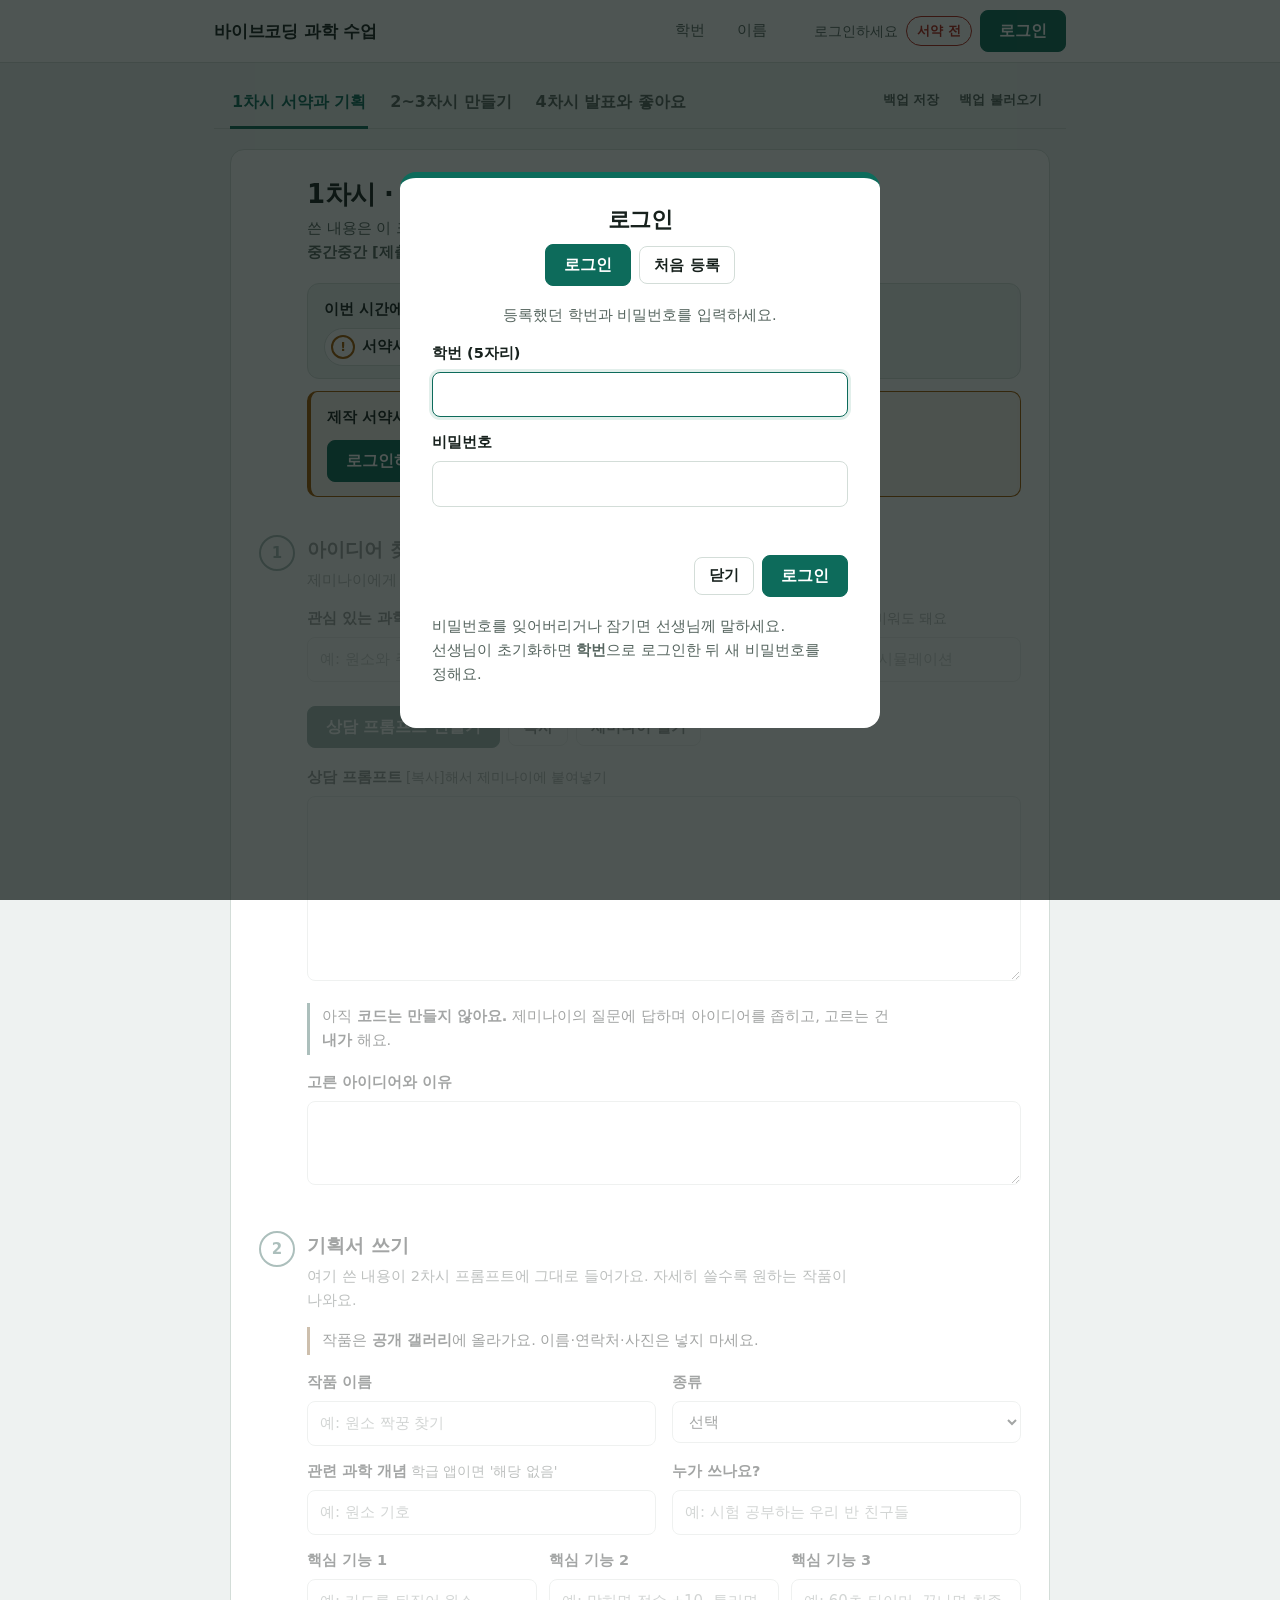
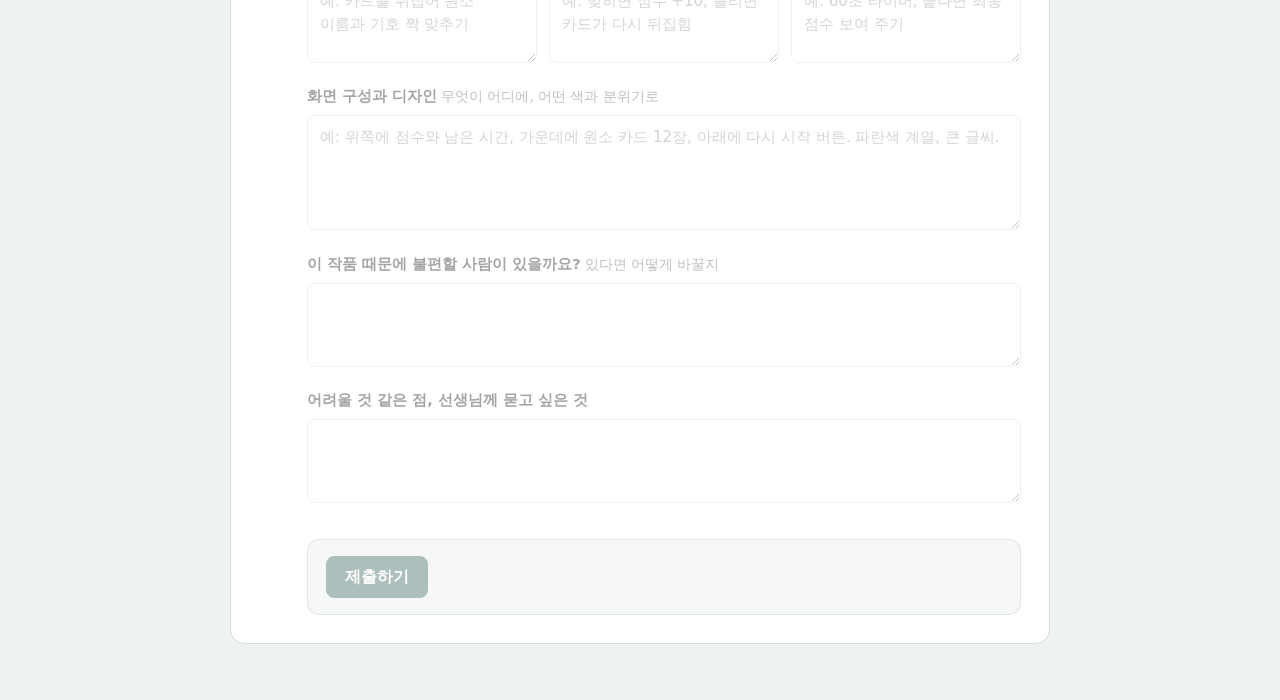
<file: site/index.html>
<!DOCTYPE html>
<html lang="ko">
<head>
<meta charset="UTF-8">
<meta name="viewport" content="width=device-width, initial-scale=1">
<meta name="robots" content="noindex">
<title>바이브코딩 과학 수업 도구</title>
<style>
/* 실험 순서지: 짙은 청록 한 가지 강조색, 서늘한 흰 바탕, 왼쪽 세로 단계줄 */
:root{--bg:#eef2f1;--card:#fff;--tx:#17211d;--mut:#56655f;--line:#d3ddd8;--bd:#d3ddd8;--pri:#0d6b5b;--pri2:#e2efeb;--ok:#1e7a46;--warn:#a35a00;--bad:#b42318;--focus:#0d6b5b}
@media (prefers-color-scheme:dark){:root{--bg:#0f1514;--card:#161f1d;--tx:#e6eeeb;--mut:#9db0a8;--line:#2b3a36;--bd:#2b3a36;--pri:#4cc2a6;--pri2:#1a2b27;--ok:#5bd08b;--warn:#f0a43a;--bad:#ff7a6b;--focus:#4cc2a6}}
*{box-sizing:border-box}
[hidden]{display:none!important}
html{-webkit-text-size-adjust:100%}
body{margin:0;font-family:"Pretendard","Noto Sans KR","Noto Sans CJK KR","Malgun Gothic","Apple SD Gothic Neo",system-ui,sans-serif;font-size:16px;background:var(--bg);color:var(--tx);line-height:1.65;word-break:keep-all;overflow-wrap:anywhere}
b,strong{font-weight:700}
:focus-visible{outline:3px solid var(--focus);outline-offset:2px}

/* 머리글: 왼쪽 앱 이름, 오른쪽 로그인한 학생 */
header{background:var(--card);border-bottom:1px solid var(--line);padding:10px max(16px,calc((100vw - 852px)/2));display:flex;flex-wrap:wrap;gap:8px 16px;align-items:center;position:sticky;top:0;z-index:5}
header h1{font-size:17px;font-weight:800;margin:0 auto 0 0;letter-spacing:-.01em}
.who{display:flex;align-items:center;gap:8px;flex-wrap:wrap}
header input[type=text]{border:0;background:transparent;padding:0;font-weight:700;font-size:15px;color:var(--tx);width:5.2ch;pointer-events:none}
header #sname{width:4.6em}
header input::placeholder{color:var(--mut);font-weight:400}
#idinfo{font-size:14px;color:var(--mut);white-space:nowrap}#idinfo.err{color:var(--bad)}
.chip{font-size:13px;font-weight:700;padding:3px 10px;border-radius:99px;border:1px solid}
.chip.ok{color:var(--ok);border-color:currentColor}.chip.no{color:var(--bad);border-color:currentColor}
header .btn{padding:6px 12px}

/* 차시 탭: 밑줄로 지금 차시 표시, 백업은 오른쪽에 작게 */
nav{display:flex;gap:4px 20px;flex-wrap:wrap;align-items:flex-end;max-width:852px;margin:0 auto;padding:18px 16px 0;border-bottom:1px solid var(--line)}
nav button[data-t]{border:0;background:none;color:var(--mut);padding:8px 2px 10px;font:inherit;font-size:16px;font-weight:700;cursor:pointer;border-bottom:3px solid transparent;margin-bottom:-1px}
nav button[data-t]:hover{color:var(--tx)}
nav button[data-t].on{color:var(--pri);border-bottom-color:var(--pri)}
.bk{margin-left:auto;display:flex;gap:4px;align-items:center;padding-bottom:8px}
.bk .btn{border:0;padding:4px 8px;font-size:13px;font-weight:600;color:var(--mut);background:none}
.bk .btn:hover{color:var(--tx);background:var(--pri2)}

/* 본문: 좁은 한 단, 왼쪽에 단계 번호 줄 */
main{max-width:852px;margin:0 auto;padding:20px 16px 56px}
section.tab{display:none;background:var(--card);border:1px solid var(--line);border-radius:14px;padding:28px 28px 28px 76px;position:relative;counter-reset:step}
section.tab.on{display:block}
h2{margin:0 0 6px;font-size:26px;font-weight:800;letter-spacing:-.02em;line-height:1.3}
h3{counter-increment:step;position:relative;margin:40px 0 6px;font-size:19px;font-weight:800;line-height:1.35}
h3::before{content:counter(step);position:absolute;left:-48px;top:-2px;width:32px;height:32px;border-radius:50%;background:var(--card);border:2px solid var(--pri);color:var(--pri);font-size:15px;font-weight:800;display:flex;align-items:center;justify-content:center}
h3 small{font-size:14px;font-weight:600;color:var(--mut);margin-left:6px}
.sub{color:var(--mut);font-size:14.5px;margin:0 0 14px;max-width:62ch}
.fld{margin-bottom:14px}
.fld label{font-size:14.5px;font-weight:700;color:var(--tx);display:block;margin-bottom:6px}
input[type=text],input[type=number],input[type=password],textarea,select{width:100%;padding:10px 12px;border:1px solid var(--line);border-radius:8px;background:var(--card);color:var(--tx);font:inherit;font-size:15px;line-height:1.55}
input:focus,textarea:focus,select:focus{outline:none;border-color:var(--pri);box-shadow:0 0 0 3px var(--pri2)}
textarea{resize:vertical;min-height:84px}
::placeholder{color:#8a9893}
.g2{display:grid;grid-template-columns:1fr 1fr;gap:0 16px}.g3{display:grid;grid-template-columns:repeat(3,1fr);gap:0 12px}

/* 버튼: 채운 버튼은 그 단계의 주된 일 하나, 나머지는 조용하게 */
.btn{border:1px solid var(--line);background:var(--card);color:var(--tx);padding:8px 14px;border-radius:8px;cursor:pointer;font:inherit;font-size:14.5px;font-weight:600;display:inline-flex;align-items:center;gap:6px;text-decoration:none;line-height:1.3;min-height:38px}
.btn:hover{border-color:var(--pri);color:var(--pri)}
.btn.p{background:var(--pri);color:#fff;border-color:var(--pri);padding:10px 18px;font-size:15.5px;font-weight:700}
.btn.p:hover{filter:brightness(1.08);color:#fff}
@media (prefers-color-scheme:dark){.btn.p,.btn.p:hover{color:#06231d}}
.btn[disabled],.btn.off{opacity:.45;pointer-events:none}
.row{display:flex;gap:8px;flex-wrap:wrap;margin:10px 0 18px;align-items:center}

/* 제출 칸: 차시 끝, 투표, 게임 제출 */
.dock{margin:28px 0 0;padding:16px 18px;border-radius:12px;background:var(--pri2);border:1px solid color-mix(in srgb,var(--pri) 30%,transparent)}
.dock .st{flex:1 1 220px;font-size:14.5px;color:var(--mut);margin:0}
.dock.in{margin-top:12px}

/* 안내 글: 상자 대신 왼쪽 선 */
.notice{border-left:3px solid var(--pri);padding:2px 0 2px 12px;font-size:14.5px;margin:12px 0 16px;color:var(--tx);max-width:66ch}
.notice.warn{border-left-color:var(--warn)}
#signbox,.signbanner{border:1px solid var(--warn);border-left-width:4px;border-radius:10px;padding:14px 16px;background:color-mix(in srgb,var(--warn) 8%,var(--card));max-width:none}
#signbox .row{margin:10px 0 0}
.lock{opacity:.4;pointer-events:none;filter:grayscale(.5)}

/* 예시·기획서 요약 */
.bad,.good{padding:12px 14px;border-radius:10px;font-size:14.5px;border:1px solid var(--line);border-top:3px solid}
.bad{border-top-color:var(--bad)}.good{border-top-color:var(--ok)}

.plan{border:1px solid var(--line);border-radius:10px;margin:16px 0;overflow:hidden}
.plan h4{margin:0;padding:10px 14px;background:var(--pri2);font-size:14.5px;display:flex;justify-content:space-between;gap:8px;flex-wrap:wrap;align-items:center}
.plan dl{margin:0;padding:10px 14px 12px;display:grid;grid-template-columns:max-content 1fr;gap:6px 14px;font-size:14.5px}
.plan dt{color:var(--mut)}.plan dd{margin:0;white-space:pre-wrap;min-width:0}.plan dd.miss{color:var(--bad)}
.plan .go{font-size:13.5px;font-weight:600;color:var(--pri);background:none;border:0;cursor:pointer;text-decoration:underline;padding:0}

/* 펼침 상자 */
details{border:1px solid var(--line);border-radius:10px;padding:10px 14px;margin:10px 0}
details[open]{padding-bottom:4px}
summary{cursor:pointer;font-weight:700;font-size:15px}
details ul{margin:8px 0;padding-left:20px;font-size:14.5px}
details .row{margin:10px 0}

/* 표 */
table{width:100%;border-collapse:collapse;font-size:14px}th,td{border:1px solid var(--line);padding:6px;vertical-align:top}th{background:var(--pri2);font-weight:700;text-align:left}
td textarea{min-height:56px;border:none;background:transparent;padding:4px}
td textarea:focus{box-shadow:none;background:var(--pri2)}
.tbl{overflow-x:auto}.tbl table{min-width:640px}
td .btn{min-height:32px;padding:4px 10px}

/* 게임 점검 */
.galbox{border:1px solid var(--line);border-radius:12px;overflow:hidden;margin:8px 0 8px;background:#fff}
.galbox iframe{display:block;width:100%;height:min(78vh,720px);min-height:480px;border:0}
.bar{height:12px;border-radius:6px;background:var(--pri2);overflow:hidden;position:relative}
.bar i{display:block;height:100%;width:0;background:var(--ok);transition:width .15s}
.bar i.y{background:var(--warn)}.bar i.r{background:var(--bad)}
.bar b{position:absolute;left:50%;top:0;bottom:0;width:2px;background:#0003}
#barlbl{font-size:14px;margin:6px 0}
#gwarn{margin:6px 0;padding-left:20px;font-size:14.5px}#gwarn li{margin:2px 0}#gwarn li.w{color:var(--warn)}#gwarn li.e{color:var(--bad)}#gwarn li.g{color:var(--ok);list-style:none;margin-left:-20px}
#gcode{min-height:180px;font-family:Consolas,"D2Coding",monospace;font-size:12.5px;white-space:pre}

/* 팝업 */
.ov{position:fixed;inset:0;background:rgba(10,20,17,.72);display:none;align-items:center;justify-content:center;z-index:30;padding:12px}
.ov.on{display:flex}
.pm{background:var(--card);width:min(860px,100%);max-height:96vh;overflow:auto;border-radius:16px;padding:clamp(18px,4vw,28px) clamp(16px,4vw,32px);border-top:6px solid var(--pri)}
#pov .pm{border-top-color:var(--warn)}
.pm h2{font-size:clamp(22px,6vw,28px);text-align:center;margin-bottom:6px}
.pm .who{font-size:clamp(16px,4.4vw,19px);text-align:center;margin:4px 0 16px;display:block}
.pm .pl label{display:flex;gap:12px;align-items:flex-start;font-size:clamp(16px,4.6vw,19px);padding:10px 12px;border-radius:10px;cursor:pointer;line-height:1.45}
.pm .pl label:hover{background:var(--pri2)}
.pm .pl input{width:24px;height:24px;margin-top:3px;flex:none;accent-color:var(--pri)}
#sigc{width:100%;max-width:720px;height:auto;border:2px dashed var(--pri);border-radius:10px;background:#fff;touch-action:none;cursor:crosshair;display:block}
#perr{color:var(--bad);font-weight:700;min-height:24px;margin:8px 0}
#sumta{width:100%;height:50vh;font-size:13px}
#toast{position:fixed;bottom:18px;left:50%;transform:translateX(-50%);background:var(--tx);color:var(--card);padding:10px 18px;border-radius:10px;font-size:14.5px;font-weight:600;opacity:0;transition:opacity .25s;z-index:40;max-width:min(90vw,520px);pointer-events:none;text-align:center}
#toast.on{opacity:1}

/* 이번 시간에 할 일: 차시 맨 위의 짧은 순서 목록 */
.todo{margin:18px 0 6px;padding:14px 16px 12px;border:1px solid var(--line);border-radius:12px;background:var(--bg)}
.todo b{display:block;font-size:14.5px;margin-bottom:6px}
.todo ol{list-style:none;margin:0;padding:0;display:flex;flex-wrap:wrap;gap:6px 8px}
.todo li a{display:inline-flex;align-items:center;gap:7px;padding:6px 12px 6px 6px;border-radius:99px;background:var(--card);border:1px solid var(--line);color:var(--tx);text-decoration:none;font-size:14.5px;font-weight:600}
.todo li a:hover{border-color:var(--pri)}
.todo li a i{font-style:normal;width:24px;height:24px;border-radius:50%;border:2px solid var(--pri);color:var(--pri);display:inline-flex;align-items:center;justify-content:center;font-size:12.5px;font-weight:800}
.todo li.go a i{border-color:var(--warn);color:var(--warn)}
.todo li.done a{color:var(--mut)}
.todo li.done a i{background:var(--pri);color:var(--card);font-size:0}
.todo li.done a i::after{content:"\2713";font-size:13px}
.fld label .h{font-weight:400;color:var(--mut);font-size:13.5px;margin-left:4px}
h3{scroll-margin-top:84px}
@media(max-width:800px){.g2,.g3{grid-template-columns:1fr}}
@media(max-width:640px){
  header h1{width:100%;font-size:16px}
  nav{gap:0 14px;padding-top:12px}nav button[data-t]{font-size:15px}
  .bk{width:100%;margin-left:0;padding:0 0 6px}
  main{padding:12px 10px 40px}
  section.tab{padding:20px 16px 22px 52px;border-radius:12px}
  h2{font-size:22px}h3{font-size:17px}
  h3::before{left:-40px;width:28px;height:28px;font-size:14px}
  .plan dl{grid-template-columns:1fr}.plan dd{margin-bottom:6px}
}
@media (prefers-reduced-motion:reduce){*{transition:none!important}}
</style>
</head>
<body>
<header>
  <h1>바이브코딩 과학 수업</h1>
  <div class="who">
    <input type="text" id="sid" data-k="sid" placeholder="학번" readonly tabindex="-1" aria-label="로그인한 학번">
    <input type="text" id="sname" data-k="sname" placeholder="이름" readonly tabindex="-1" aria-label="로그인한 이름">
    <span id="idinfo"></span>
    <span id="pchip" class="chip no">서약 전</span>
    <button class="btn p" id="loginbtn" type="button">로그인</button>
    <button class="btn" id="logoutbtn" type="button" hidden>로그아웃</button>
  </div>
</header>
<nav id="nav">
  <button class="on" data-t="t1">1차시 서약과 기획</button>
  <button data-t="t2">2~3차시 만들기</button>
  <button data-t="t3">4차시 발표와 좋아요</button>
  <div class="bk">
    <button class="btn" id="restorebtn" type="button" hidden>제출한 내용 불러오기</button>
    <button class="btn" onclick="saveAll()">백업 저장</button>
    <label class="btn">백업 불러오기<input type="file" accept=".json" hidden onchange="loadAll(this)"></label>
  </div>
</nav>
<main>

<!-- ===== 1차시 ===== -->
<section class="tab on" id="t1">
  <h2>1차시 · 서약과 기획</h2>
  <p class="sub">쓴 내용은 이 크롬북에 저장되지만, 게스트 모드로 쓰면 창을 닫을 때 지워져요. <b>중간중간 [제출하기]</b>를 눌러 두면 다음에 로그인할 때 되살아나요.</p>
  <div class="todo" role="navigation" aria-label="이번 시간에 할 일"><b>이번 시간에 할 일</b><ol><li data-todo="sign"><a href="#signbox"><i>!</i>서약서 서명</a></li><li data-todo=""><a href="#s1-1"><i>1</i>아이디어 찾기</a></li><li data-todo=""><a href="#s1-2"><i>2</i>기획서 쓰기</a></li><li data-todo="t1"><a href="#nb_t1"><i>✓</i>제출하기</a></li></ol></div>

  <div class="notice warn" id="signbox">
    <b>제작 서약서에 서명해야 활동을 시작할 수 있어요.</b>
    <div class="row"><button class="btn p" id="signbtn" onclick="openPledge()">서약서 서명하기</button><span id="signstate"></span></div>
  </div>

  <div id="t1body" class="lock">
  <h3 id="s1-1">아이디어 찾기 <small>이미 정했으면 건너뛰어요</small></h3>
  <p class="sub">제미나이에게 무엇을 만들지 같이 고민해 달라고 해요.</p>
  <div class="g2">
    <div class="fld"><label>관심 있는 과학 단원이나 주제</label><input type="text" id="i1" data-k="i_topic" placeholder="예: 원소와 주기율표, 소화 기관, 전기 회로"></div>
    <div class="fld"><label>좋아하는 게임·앱 종류<span class="h">모르면 비워도 돼요</span></label><input type="text" id="i2" data-k="i_like" placeholder="예: 퀴즈, 짝 맞추기, 키우기, 시뮬레이션"></div>
  </div>
  <div class="row">
    <button class="btn p" onclick="composeIdea()">상담 프롬프트 만들기</button>
    <button class="btn" onclick="copyText('ideap')">복사</button>
    <a class="btn" href="https://gemini.google.com" target="_blank" rel="noopener">제미나이 열기</a>
  </div>
  <div class="fld"><label>상담 프롬프트<span class="h">[복사]해서 제미나이에 붙여넣기</span></label><textarea id="ideap" data-k="idea_prompt" rows="7"></textarea></div>
  <div class="notice">아직 <b>코드는 만들지 않아요.</b> 제미나이의 질문에 답하며 아이디어를 좁히고, 고르는 건 <b>내가</b> 해요.</div>
  <div class="fld"><label>고른 아이디어와 이유</label><textarea data-k="idea_pick" data-l="아이디어 상담 결과 (고른 아이디어와 이유)"></textarea></div>

  <h3 id="s1-2">기획서 쓰기</h3>
  <p class="sub">여기 쓴 내용이 2차시 프롬프트에 그대로 들어가요. 자세히 쓸수록 원하는 작품이 나와요.</p>
  <div class="notice warn">작품은 <b>공개 갤러리</b>에 올라가요. 이름·연락처·사진은 넣지 마세요.</div>
  <div class="g2">
    <div class="fld"><label>작품 이름</label><input type="text" data-k="title" data-l="작품 이름" placeholder="예: 원소 짝꿍 찾기"></div>
    <div class="fld"><label>종류</label><select data-k="kind" data-l="종류"><option value="">선택</option><option>과학 개념 게임</option><option>학급 도우미 앱</option><option>시뮬레이터</option><option>기타</option></select></div>
    <div class="fld"><label>관련 과학 개념<span class="h">학급 앱이면 '해당 없음'</span></label><input type="text" data-k="concept" data-l="관련 과학 개념" placeholder="예: 원소 기호"></div>
    <div class="fld"><label>누가 쓰나요?</label><input type="text" data-k="user" data-l="사용자" placeholder="예: 시험 공부하는 우리 반 친구들"></div>
  </div>
  <div class="g3">
    <div class="fld"><label>핵심 기능 1</label><textarea data-k="feat1" placeholder="예: 카드를 뒤집어 원소 이름과 기호 짝 맞추기" data-l="핵심 기능 1"></textarea></div>
    <div class="fld"><label>핵심 기능 2</label><textarea data-k="feat2" placeholder="예: 맞히면 점수 +10, 틀리면 카드가 다시 뒤집힘" data-l="핵심 기능 2"></textarea></div>
    <div class="fld"><label>핵심 기능 3</label><textarea data-k="feat3" placeholder="예: 60초 타이머, 끝나면 최종 점수 보여 주기" data-l="핵심 기능 3"></textarea></div>
  </div>
  <div class="fld"><label>화면 구성과 디자인<span class="h">무엇이 어디에, 어떤 색과 분위기로</span></label><textarea data-k="sketch" data-l="화면 구성과 디자인" rows="4" placeholder="예: 위쪽에 점수와 남은 시간, 가운데에 원소 카드 12장, 아래에 다시 시작 버튼. 파란색 계열, 큰 글씨."></textarea></div>
  <div class="fld"><label>이 작품 때문에 불편할 사람이 있을까요?<span class="h">있다면 어떻게 바꿀지</span></label><textarea data-k="harm" data-l="불편할 사람 점검"></textarea></div>
  <div class="fld"><label>어려울 것 같은 점, 선생님께 묻고 싶은 것</label><textarea data-k="worry" data-l="어려움"></textarea></div>
  <div class="row dock">
    <button class="btn p" id="nb_t1" onclick="submitNote('t1','1차시 기획')">제출하기</button>
    <p class="st" id="ns_t1" aria-live="polite"></p>
  </div>
  </div>
</section>

<!-- ===== 2~3차시 ===== -->
<section class="tab" id="t2">
  <h2>2~3차시 · 만들고 고치기</h2>
  <div class="notice warn signbanner">먼저 <b>로그인하고 1차시에서 서약서에 서명</b>해야 제출과 게임 내보내기를 쓸 수 있어요.</div>
  <p class="sub">작품은 제미나이 Canvas에서 만들고, 여기에는 기록을 남겨요.</p>
  <div class="todo" role="navigation" aria-label="이번 시간에 할 일"><b>이번 시간에 할 일</b><ol><li data-todo=""><a href="#s2-1"><i>1</i>프롬프트 만들기</a></li><li data-todo=""><a href="#s2-2"><i>2</i>제작 일지</a></li><li data-todo=""><a href="#s2-3"><i>3</i>친구 작품 피드백</a></li><li data-todo=""><a href="#s2-4"><i>4</i>작품 점검</a></li><li data-todo="game"><a href="#s2-5"><i>5</i>게임 제출</a></li><li data-todo="t2"><a href="#nb_t2"><i>✓</i>기록 제출</a></li></ol></div>

  <details open><summary>안전 문구: 제미나이 새 대화를 시작할 때 맨 앞에 붙여넣기</summary>
    <textarea id="safe" readonly rows="4"></textarea>
    <div class="row"><button class="btn" onclick="copyText('safe')">안전 문구 복사</button><a class="btn" href="https://gemini.google.com" target="_blank" rel="noopener">제미나이 열기</a></div>
  </details>
  <details><summary>잘 안 될 때 확인할 것</summary>
    <ul>
      <li><b>화면이 안 나와요:</b> 코드를 처음(&lt;!DOCTYPE)부터 끝(&lt;/html&gt;)까지 전부 복사했는지 확인</li>
      <li><b>버튼이 안 눌려요:</b> 제미나이에게 "○○ 버튼을 눌러도 반응이 없어. 고쳐줘"라고 말하기</li>
      <li><b>점수가 이상해요:</b> "정답을 맞히면 1점씩 올라가야 하는데 ○○처럼 돼. 원인을 설명하고 고쳐줘"</li>
      <li><b>고치다 망가졌어요:</b> 제미나이 Canvas의 이전 버전으로 되돌리기</li>
      <li><b>한 번에 하나씩!</b> 기능을 여러 개 동시에 요청하지 말고 하나 추가 → 확인 → 다음</li>
    </ul>
  </details>

  <h3 id="s2-1">프롬프트 만들기 <small>2차시</small></h3>
  <p class="sub">좋은 프롬프트는 <b>역할 + 목적 + 대상 + 기능 + 디자인</b>이에요. 목적·대상·기능·디자인은 1차시 기획서에서 자동으로 가져와요. 역할과 추가 요구사항만 채우면 돼요.</p>
  <div class="g2">
    <div class="bad"><b>나쁜 예</b><br>"과학 게임 만들어줘"<br><small>→ 무슨 과학? 누가? 어떻게? 알 수 없어요.</small></div>
    <div class="good"><b>좋은 예</b><br>"너는 웹 개발자야. 중학생이 원소 기호를 외우도록 돕는 카드 짝 맞추기 게임을 HTML 한 파일로 만들어줘. 점수와 타이머가 있고, 밝고 귀여운 디자인으로."</div>
  </div>
  <div class="plan" id="planview" aria-live="polite"></div>
  <div class="g2">
    <div class="fld"><label>① 역할<span class="h">"너는 ~야"</span></label><input type="text" id="f1" data-k="f_role" data-l="역할" placeholder="예: 웹 개발자, 과학 선생님 겸 게임 개발자"></div>
    <div class="fld"><label>⑥ 더 원하는 것<span class="h">없으면 비워도 돼요</span></label><textarea id="f6" data-k="f_extra" data-l="추가 요구사항" rows="2" placeholder="예: 쉬움/어려움 난이도 선택, 정답이면 초록색으로 반짝"></textarea></div>
  </div>
  <div class="row">
    <button class="btn p" onclick="compose()">프롬프트로 합치기</button>
    <button class="btn" id="copyp1" onclick="copyP1()">복사</button>
    <a class="btn" href="https://gemini.google.com" target="_blank" rel="noopener">제미나이 열기</a>
  </div>
  <div class="fld"><label>완성된 프롬프트<span class="h">고쳐도 되지만 맨 끝 [개발 지침]과 [안전 규칙]은 남겨요</span></label><textarea id="prompt1" data-k="prompt1" data-l="완성된 프롬프트" rows="9"></textarea></div>
  <div class="fld"><label>결과를 보고: 마음에 든 점, 고치고 싶은 점</label><textarea data-k="prompt_reflect" data-l="결과 평가"></textarea></div>

  <h3 id="s2-2">제작 일지 쓰기 <small>2차시</small></h3>
  <p class="sub">제미나이에 보낸 말, 결과, 다음에 고칠 점을 한 줄씩 적어요.</p>
  <div class="tbl" id="tb_log"></div>
  <div class="row"><button class="btn" onclick="addRow('log')">＋ 줄 추가</button></div>

  <h3 id="s2-3">친구 작품에 피드백 <small>3차시</small></h3>
  <div class="tbl" id="tb_fb"></div>
  <div class="row"><button class="btn" onclick="addRow('fb')">＋ 카드 추가</button></div>

  <h3 id="s2-4">내 작품 점검하기</h3>
  <div class="fld"><label>과학 개념이 정확한가요?<span class="h">틀린 부분과 고친 방법</span></label><textarea data-k="sci_check" data-l="과학 개념 점검"></textarea></div>
  <div class="fld"><label>받은 피드백 중 반영한 것</label><textarea data-k="applied" data-l="반영한 피드백"></textarea></div>

  <h3 id="s2-5">게임 제출하기</h3>
  <p class="sub">Canvas의 <b>전체 코드</b>를 복사해 아래 큰 칸에 붙여넣으면, 앱이 먼저 점검해 줘요.</p>
  <div class="g2">
    <div class="fld"><label>게임 이름<span class="h">20자까지</span></label><input type="text" id="gtitle" data-k="g_title" data-l="갤러리 게임 이름" maxlength="20" placeholder="예: 원소 짝꿍 찾기"></div>
    <div class="fld"><label>한 줄 설명<span class="h">40자까지</span></label><input type="text" id="gdesc" data-k="g_desc" data-l="갤러리 게임 설명" maxlength="40" placeholder="예: 카드를 뒤집어 원소 이름과 기호를 짝지어요"></div>
  </div>
  <p class="sub">갤러리에는 게임 첫 화면 그림 아래에 이름과 설명이 나와요. 내 이름·학번은 쓰지 마세요.</p>
  <textarea id="gcode" spellcheck="false" placeholder="여기에 코드를 붙여넣으세요 (<!DOCTYPE html> ... </html>)"></textarea>
  <div class="bar" style="margin-top:8px"><i id="barfill"></i><b></b></div>
  <div id="barlbl"></div>
  <ul id="gwarn"></ul>
  <div class="row dock in">
    <button class="btn p" id="gsub" onclick="submitGame()" disabled>선생님께 제출하기</button>
    <button class="btn" id="gdl" onclick="dlGame()" disabled>.html 내려받기</button>
    <button class="btn" onclick="$('gcode').value='';gcheck()">비우기</button>
  </div>
  <p class="sub" id="gstate" aria-live="polite" style="margin-top:10px">고쳐서 다시 제출하면 마지막 것이 쓰여요. 코드는 이 앱에 저장되지 않으니 Canvas에 남겨 두세요.</p>

  <div class="row dock">
    <button class="btn p" id="nb_t2" onclick="submitNote('t2','2~3차시 제작')">기록 제출하기</button>
    <p class="st" id="ns_t2" aria-live="polite"></p>
  </div>
</section>

<!-- ===== 4차시 ===== -->
<section class="tab" id="t3">
  <h2>4차시 · 발표와 좋아요</h2>
  <div class="notice warn signbanner">먼저 <b>로그인하고 1차시에서 서약서에 서명</b>해야 제출과 좋아요를 할 수 있어요.</div>
  <p class="sub">우리 반 작품을 해 보고, 마음에 드는 작품에 좋아요를 누르고, 소감을 남겨요.</p>
  <div class="todo" role="navigation" aria-label="이번 시간에 할 일"><b>이번 시간에 할 일</b><ol><li data-todo="like"><a href="#s3-1"><i>1</i>작품 해 보고 좋아요</a></li><li data-todo=""><a href="#s3-2"><i>2</i>소감 쓰기</a></li><li data-todo="t3"><a href="#nb_t3"><i>✓</i>소감 제출</a></li></ol></div>
  <h3 id="s3-1">작품 해 보고 좋아요 누르기</h3>
  <p class="sub"><b>우리 반<span id="votecls"></span></b> 작품을 해 보고, 마음에 드는 작품마다 카드 아래 <b>♡ 좋아요</b>를 눌러요. 여러 개 눌러도 되고, 다시 누르면 취소돼요. 내 작품에는 누를 수 없어요.</p>
  <div class="galbox" id="galbox" hidden><iframe id="galframe" title="우리 반 갤러리" loading="lazy"></iframe></div>
  <div class="row"><p class="st sub" id="likeinfo" aria-live="polite" style="margin:0;flex:1"></p><a class="btn" id="galbig" target="_blank" rel="noopener" hidden>갤러리만 큰 화면으로 보기</a></div>
  <p class="sub">큰 화면으로 열면 작품은 볼 수 있지만 좋아요는 이 화면 안에서만 눌러요.</p>

  <h3 id="s3-2">소감 쓰기</h3>
  <div class="fld"><label>가장 인상 깊은 작품과 이유</label><input type="text" data-k="r_best" data-l="인상 깊은 작품"></div>
  <div class="fld"><label>내가 만들며 배운 과학 개념</label><textarea data-k="r_sci" data-l="배운 과학 개념"></textarea></div>
  <div class="fld"><label>AI에게 잘 물어보려면 어떻게 해야 할까?</label><textarea data-k="r_ai" data-l="AI 활용법"></textarea></div>
  <div class="fld"><label>AI가 틀렸거나 아쉬웠던 점, 앞으로 만들고 싶은 것</label><textarea data-k="r_more" data-l="아쉬운 점/다음 계획"></textarea></div>
  <div class="row dock">
    <button class="btn p" id="nb_t3" onclick="submitNote('t3','4차시 성찰')">소감 제출하기</button>
    <p class="st" id="ns_t3" aria-live="polite"></p>
  </div>
</section>
</main>

<!-- 서명 팝업 -->
<div id="pov" class="ov"><div class="pm" role="dialog" aria-modal="true" aria-labelledby="pt">
  <h2 id="pt">우리 반 제작 서약서</h2>
  <p class="who"><b id="pwho"></b> 은(는) 바이브코딩 수업에서 다음을 약속합니다.</p>
  <div id="pl" class="pl"></div>
  <div class="fld" style="margin-top:12px"><label style="font-size:15px">① 위 항목에 모두 체크했다면, ② 본인 이름을 직접 입력하세요</label><input type="text" id="pname" autocomplete="off" style="font-size:20px;max-width:320px"></div>
  <label style="font-size:15px;color:var(--mut)">③ 아래 칸에 손가락이나 마우스로 서명하세요</label>
  <canvas id="sigc" width="720" height="200"></canvas>
  <div id="perr" role="alert"></div>
  <div class="row"><button class="btn" id="sigclear">지우고 다시</button><span style="flex:1"></span><button class="btn" id="pcancel">취소</button><button class="btn p" id="pok" style="font-size:18px;padding:10px 24px">약속합니다</button></div>
</div></div>

<!-- 요약 보기(복사가 안 될 때) -->
<div id="sumov" class="ov"><div class="pm" style="border-color:var(--pri)">
  <h2 style="font-size:20px">아래 내용을 모두 선택해 복사하세요</h2>
  <textarea id="sumta" readonly></textarea>
  <div class="row"><span style="flex:1"></span><button class="btn p" onclick="$('sumov').classList.remove('on')">닫기</button></div>
</div></div>

<!-- 로그인·처음 등록 -->
<div id="aov" class="ov"><div class="pm" style="border-color:var(--pri);max-width:480px" role="dialog" aria-modal="true" aria-labelledby="at">
  <h2 id="at" style="font-size:22px">로그인</h2>
  <div class="row" style="justify-content:center"><button class="btn p" type="button" id="amlogin">로그인</button><button class="btn" type="button" id="amreg">처음 등록</button></div>
  <p class="sub" id="ahint" style="text-align:center"></p>
  <div class="fld"><label for="aid">학번 (5자리)</label><input type="text" id="aid" inputmode="numeric" maxlength="5" autocomplete="username"></div>
  <div class="fld" id="anamew"><label for="aname">이름 (정확히)</label><input type="text" id="aname" autocomplete="off"></div>
  <div class="fld"><label for="apw" id="apwl">비밀번호</label><input type="password" id="apw" autocomplete="current-password"></div>
  <div class="fld" id="apw2w"><label for="apw2">비밀번호 한 번 더</label><input type="password" id="apw2" autocomplete="new-password"></div>
  <div id="aerr" role="alert" style="color:var(--bad);font-weight:700;min-height:24px;margin:6px 0"></div>
  <div class="row"><span style="flex:1"></span><button class="btn" type="button" id="acancel">닫기</button><button class="btn p" type="button" id="aok">로그인</button></div>
  <p class="sub">비밀번호를 잊어버리거나 잠기면 선생님께 말하세요. 선생님이 초기화하면 <b>학번</b>으로 로그인한 뒤 새 비밀번호를 정해요.</p>
</div></div>
<div id="toast"></div>

<script>
/* ===== 교사 설정 (필요하면 여기만 고치세요) ===== */
const CONFIG={
  GALLERY_URL:'gallery/', // 갤러리 주소 (보통 바꿀 필요 없음)
  WEB_APP_URL:'https://script.google.com/macros/s/AKfycbx7O00duLbWijtgOQQzjWc9BFB2le3dWreiqcmZYD3ppkvQLDffucAaUSkUJXbmscY8eA/exec', // 제출 서버(구글 앱스크립트). 비우면 제출 버튼이 안내만 보여 줘요
  SIZE_WARN:500*1024,     // 경고 크기 (바이트)
  SIZE_MAX:1024*1024      // 상한 크기 (바이트)
};
const DEV='[Gemini Canvas용 개발 지침]\n- HTML, CSS, 순수 JavaScript(Vanilla JavaScript)만 사용해서 인터랙티브 웹게임(또는 앱)을 만들어줘.\n- React, TypeScript, 외부 라이브러리, 서버는 사용하지 마.\n- 모든 코드를 HTML 한 파일에 넣어줘. 인터넷 연결 없이 이 파일 하나만으로 실행돼야 해.\n- 외부 이미지, 외부 폰트, 외부 링크는 쓰지 말고, 그림은 CSS나 이모지로 표현해줘.\n- 저장 기능(localStorage 등)은 쓰지 마.\n- 첫 화면에 게임 제목과 시작 버튼이 보이게 해줘. 시작 전에 팝업창(alert)은 띄우지 마.\n- 가로 800px 정도 화면에서 잘 보이게 해줘.\n- 버튼, 움직임, 점수, 타이머 등 모든 기능이 실제로 작동해야 해. 소리는 버튼을 누른 뒤에만 나게 해줘.\n- 코드는 처음부터 끝까지 전부 보여줘.';
const SAFE='[안전 규칙] 이 앱은 학교 수업에서 학생들이 함께 사용할 거야. 특정 사람이나 집단을 놀리거나 비하하는 내용, 욕설, 폭력적이거나 선정적인 내용, 실명·연락처·사진 같은 개인정보는 절대 넣지 마. 외부 사이트 주소, 외부 파일, 광고는 쓰지 말고 HTML 한 파일 안에 모두 넣어줘. 과학 내용은 정확하게 쓰고, 확실하지 않으면 확실하지 않다고 표시해줘. <title>에 작품 제목을 넣어줘. 이 규칙에 어긋나는 요청이 오면 만들지 말고 이유를 알려줘.';
const PL=['특정 사람(실명, 별명, 외모, 특징)을 놀리거나 소재로 쓰지 않겠습니다.','성별, 외모, 국적, 장애 등을 비하하거나 차별하는 내용을 만들지 않겠습니다.','폭력적이거나 선정적인 내용, 욕설을 넣지 않겠습니다.','실명, 연락처, 사진 같은 개인정보를 넣지 않겠습니다.','내 작품이 우리 반 모두가 봐도 괜찮은지 확인하고 공유하겠습니다.','약속을 어기면 어떤 처벌도 받겠습니다.'];
const K='vibe_class_v2';
const $=id=>document.getElementById(id);
let S={f:{},rows:{log:[{},{},{}],fb:[{},{}]}};
try{const s=JSON.parse(localStorage.getItem(K)||'null');if(s&&typeof s==='object')S=Object.assign(S,s)}catch(e){}
S.f=S.f||{};S.rows=S.rows||{};S.rows.log=S.rows.log||[{}];S.rows.fb=S.rows.fb||[{}];

let tt,warned=false;
function toast(m,ms){const t=$('toast');t.textContent=m;t.classList.add('on');clearTimeout(tt);tt=setTimeout(()=>t.classList.remove('on'),ms||1800)}
function save(){try{localStorage.setItem(K,JSON.stringify(S))}catch(e){if(!warned){warned=true;toast('이 브라우저에서는 자동 저장이 안 돼요. [백업 저장]을 자주 눌러 주세요.',4000)}}}
function dl(name,text,type){const a=document.createElement('a');a.href=URL.createObjectURL(new Blob([text],{type:type||'text/plain'}));a.download=name;document.body.appendChild(a);a.click();a.remove();setTimeout(()=>URL.revokeObjectURL(a.href),1500)}
function showSum(t){$('sumta').value=t;$('sumov').classList.add('on');$('sumta').select()}
function copyRaw(t,okmsg){
  const fb=()=>{showSum(t)};
  if(navigator.clipboard&&window.isSecureContext)navigator.clipboard.writeText(t).then(()=>toast(okmsg||'복사됨'),fb);else fb()}
function copyText(id){copyRaw($(id).value,'복사됨')}

/* 로그인·서버 호출 (로그인 정보는 메모리에만 둔다. 이 브라우저 저장소에는 넣지 않는다) */
const A={sid:'',name:'',session:null};
const sleep=ms=>new Promise(r=>setTimeout(r,ms));
const rid=()=>{if(window.crypto&&crypto.randomUUID)return crypto.randomUUID();const a=new Uint8Array(16);crypto.getRandomValues(a);return [...a].map(x=>x.toString(16).padStart(2,'0')).join('')};
const MSGS={NETWORK:'인터넷 연결을 확인하고 다시 눌러 주세요.',TIMEOUT:'서버가 느려요. 잠시 뒤 다시 눌러 주세요.',BAD_RESPONSE:'서버 응답이 이상해요. 잠시 뒤 다시 눌러 주세요.',CONFIG:'제출 서버 주소가 설정되지 않았어요. 선생님께 말해 주세요.'};
async function api(action,payload){
  if(!CONFIG.WEB_APP_URL)return{ok:false,code:'CONFIG',message:MSGS.CONFIG};
  let tries=0;
  for(;;){
    let code=null,data=null;const ctrl=new AbortController(),tm=setTimeout(()=>ctrl.abort(),45000);
    try{
      const r=await fetch(CONFIG.WEB_APP_URL,{method:'POST',headers:{'Content-Type':'text/plain;charset=utf-8'},body:JSON.stringify(Object.assign({action},payload||{})),redirect:'follow',signal:ctrl.signal});
      const t=await r.text();try{data=JSON.parse(t)}catch(e){data=null}
      if(!data||typeof data!=='object'){data=null;code=r.ok?'BAD_RESPONSE':'HTTP_'+r.status}else if(data.ok!==true)code=data.code||'SERVER_ERROR';
    }catch(e){code=e&&e.name==='AbortError'?'TIMEOUT':'NETWORK'}
    clearTimeout(tm);
    if(!code)return{ok:true,data};
    const retry=code==='BUSY'||code==='NETWORK'||code==='TIMEOUT'||/^HTTP_(429|5\d\d)$/.test(code);
    if(retry&&tries<3){tries++;await sleep((code==='BUSY'?2000:500)*Math.pow(2,tries-1)+Math.random()*1500);continue}
    return{ok:false,code,message:(data&&data.message)||MSGS[code]||'오류가 났어요 ('+code+'). 선생님께 말해 주세요.'};
  }
}
// 로그인이 필요한 호출. 로그인 시간이 지났으면 다시 로그인하게 한다
async function sapi(action,payload){
  if(!A.session){openAuth('login','먼저 로그인해 주세요.');return{ok:false,code:'NO_LOGIN',message:'먼저 로그인해 주세요.'}}
  const r=await api(action,Object.assign({session:A.session},payload||{}));
  if(!r.ok&&r.code==='SESSION_EXPIRED'){A.session=null;refresh();openAuth('login','로그인 시간이 지났어요. 다시 로그인해 주세요.')}
  return r}
let amode='login';
let PEND=null; // 초기화된 학생: 학번으로 로그인한 뒤 새 비밀번호를 정하는 중 {sid, pw}
function setAuthMode(m){amode=m;const reg=m==='register',chg=m==='change';
  $('at').textContent=chg?'새 비밀번호 정하기':reg?'처음 등록':'로그인';$('anamew').hidden=!reg;$('apw2w').hidden=!(reg||chg);
  $('aok').textContent=chg?'새 비밀번호로 로그인':reg?'등록하고 로그인':'로그인';$('amlogin').className='btn'+(reg||chg?'':' p');$('amreg').className='btn'+(reg?' p':'');
  $('amlogin').parentElement.hidden=chg;$('aid').readOnly=chg;
  $('apwl').textContent=chg?'새 비밀번호':'비밀번호';
  $('ahint').textContent=chg?'선생님이 비밀번호를 초기화했어요. 앞으로 쓸 새 비밀번호를 정하세요(학번은 안 돼요).':reg?'처음 한 번만 등록해요. 비밀번호는 내가 기억하기 쉬운 것으로 정하세요.':'등록했던 학번과 비밀번호를 입력하세요.';
  $('apw').autocomplete=reg||chg?'new-password':'current-password';if(!chg)PEND=null}
function openAuth(m,msg){setAuthMode(m||'login');$('aerr').textContent=msg||'';$('aid').value=A.sid||S.f.sid||'';$('apw').value='';$('apw2').value='';
  $('aov').classList.add('on');document.body.style.overflow='hidden';setTimeout(()=>{($('aid').value?$('apw'):$('aid')).focus()},50)}
function closeAuth(){$('aov').classList.remove('on');document.body.style.overflow=''}
// 이 브라우저에 다른 학생의 기록이 남아 있을 때 비운다
function resetLocal(){for(const k in DONE)delete DONE[k];LIKE.liked.clear();LIKE.own=null;S={f:{},rows:{log:[{},{},{}],fb:[{},{}]}};document.querySelectorAll('[data-k]').forEach(el=>{el.value=''});$('gcode').value='';renderRows();save()}
async function doAuth(){
  const id=$('aid').value.trim(),pw=$('apw').value,err=m=>{$('aerr').textContent=m};
  if(!parseId(id))return err('학번은 숫자 5자리예요 (예: 20315)');
  if(!pw)return err('비밀번호를 입력하세요');
  let name='';
  if(amode==='register'){name=$('aname').value.trim();if(!name)return err('이름을 입력하세요');if(pw!==$('apw2').value)return err('비밀번호 두 칸이 서로 달라요')}
  if(amode==='change'){if(pw!==$('apw2').value)return err('비밀번호 두 칸이 서로 달라요');if(pw===id)return err('학번이 아닌 새 비밀번호를 정해 주세요')}
  $('aok').disabled=true;err('확인하는 중… (몇 초 걸릴 수 있어요)');
  if(amode==='register'){const r0=await api('register',{studentId:id,name,password:pw});if(!r0.ok){$('aok').disabled=false;return err(r0.message)}}
  let r;
  if(amode==='change'&&PEND){r=await api('change_password',{studentId:PEND.sid,password:PEND.pw,newPassword:pw})}
  else r=await api('login',{studentId:id,password:pw});
  $('aok').disabled=false;
  if(!r.ok)return err(r.message);
  if(r.data.mustChange){PEND={sid:id,pw};setAuthMode('change');$('apw').value='';$('apw2').value='';err('');$('apw').focus();return}
  if(!r.data.session)return err('로그인하지 못했어요. 선생님께 말해 주세요.');
  if(amode==='change')toast('새 비밀번호를 정했어요. 다음부터는 새 비밀번호로 로그인하세요.',3500);
  PEND=null;
  if(S.f.sid&&S.f.sid!==id){
    if(!confirm('이 컴퓨터에는 '+S.f.sid+' 학생의 기록이 남아 있어요.\n지우고 '+id+' 학생으로 새로 시작할까요?\n(남은 기록은 사라져요)'))return err('로그인을 취소했어요.');
    resetLocal()}
  A.sid=id;A.name=r.data.name;A.session=r.data.session;S.f.sid=id;S.f.sname=A.name;save();$('sid').value=id;$('sname').value=A.name;
  closeAuth();refresh();loadStatus();toast(A.name+' 님, 로그인했어요.',2000);autoRestore()}
$('loginbtn').onclick=()=>openAuth('login');
$('logoutbtn').onclick=()=>{A.session=null;A.sid=A.name='';refresh();toast('로그아웃했어요.')};
$('amlogin').onclick=()=>setAuthMode('login');$('amreg').onclick=()=>setAuthMode('register');
$('acancel').onclick=closeAuth;$('aok').onclick=doAuth;
['aid','aname','apw','apw2'].forEach(i=>$(i).addEventListener('keydown',e=>{if(e.key==='Enter')doAuth()}));

/* 학번 */
function parseId(v){const m=(v||'').match(/^([1-3])(0[1-9]|1[0-6])(0[1-9]|[1-9]\d)$/);return m?{g:+m[1],c:+m[2],n:+m[3]}:null}
function signed(){return !!(A.session&&S.f.pledge_done&&S.f.signed_id===S.f.sid&&S.f.signed_name===S.f.sname&&parseId(S.f.sid)&&(S.f.sname||'').trim())}
function refresh(){
  const id=parseId(S.f.sid),info=$('idinfo');
  if(!S.f.sid)info.textContent='로그인하세요';else if(id){info.textContent=id.g+'학년 '+id.c+'반 '+id.n+'번';info.className=''}else{info.textContent='';info.className='err'}
  $('loginbtn').hidden=!!A.session;$('logoutbtn').hidden=!A.session;$('restorebtn').hidden=!A.session;
  $('signbtn').textContent=A.session?'서약서 서명하기':'로그인하기';
  const ok=signed();
  if($('t3').classList.contains('on'))loadGallery();
  $('t1body').classList.toggle('lock',!ok);
  document.querySelectorAll('.signbanner').forEach(e=>e.style.display=ok?'none':'');
  $('pchip').className='chip '+(ok?'ok':'no');$('pchip').textContent=ok?'서약 완료':'서약 전';
  $('signbox').style.display=ok?'none':'';
  $('signstate').textContent='';
  markTodo();sendLikes();
  gcheck();
}
function bind(){
  document.querySelectorAll('[data-k]').forEach(el=>{
    const k=el.dataset.k;if(S.f[k]!=null)el.value=S.f[k];
    const h=()=>{S.f[k]=el.value;save();if(k==='sid'||k==='sname')refresh()};
    el.addEventListener('input',h);el.addEventListener('change',h);
  });
}
document.querySelectorAll('#nav button[data-t]').forEach(b=>b.onclick=()=>{
  document.querySelectorAll('#nav button[data-t],section.tab').forEach(x=>x.classList.remove('on'));
  b.classList.add('on');$(b.dataset.t).classList.add('on');window.scrollTo(0,0);if(b.dataset.t==='t3')loadGallery();if(b.dataset.t==='t2')renderPlan()});
// 4차시 갤러리: 학번이 맞으면 우리 반 목록을 바로 보여 준다
// 4차시 갤러리: 학번으로 알아낸 우리 반 작품만 보여 준다 (다른 반은 보이지 않는다)
function loadGallery(){
  const id=parseId(S.f.sid),f=$('galframe');
  $('galbox').hidden=!id;$('galbig').hidden=!id;
  if(!id){f.removeAttribute('src');delete f.dataset.u;$('votecls').textContent='';return}
  const u=(CONFIG.GALLERY_URL||'gallery/')+'class.html?c='+id.c;
  $('votecls').textContent=' ('+id.c+'반)';
  if(f.dataset.u!==u){f.dataset.u=u;f.src=u+'&embed=1'}
  $('galbig').href=u}

/* 표 */
const DEF={log:['내가 입력한 프롬프트','결과 (잘 된 점 / 문제)','다음 수정 요청'],fb:['체험한 작품 (번호)','칭찬 1','개선 제안 1','불편했던 부분 (없으면 없음)','과학 개념 정확성 (정확/일부 오류/모름)']};
function renderRows(){
  for(const t of ['log','fb']){
    const box=$('tb_'+t);box.innerHTML='';
    const tb=document.createElement('table');
    tb.innerHTML='<tr><th style="width:30px">#</th>'+DEF[t].map(h=>'<th>'+h+'</th>').join('')+'<th style="width:36px"></th></tr>';
    S.rows[t].forEach((r,i)=>{
      const tr=document.createElement('tr');tr.innerHTML='<td>'+(i+1)+'</td>';
      DEF[t].forEach((h,j)=>{const td=document.createElement('td'),ta=document.createElement('textarea');ta.value=r[j]||'';ta.oninput=()=>{r[j]=ta.value;save()};td.appendChild(ta);tr.appendChild(td)});
      const td=document.createElement('td'),b=document.createElement('button');b.className='btn';b.textContent='✕';b.onclick=()=>{S.rows[t].splice(i,1);save();renderRows()};td.appendChild(b);tr.appendChild(td);tb.appendChild(tr);
    });
    box.appendChild(tb);
  }
}
function addRow(t){S.rows[t].push({});save();renderRows()}

/* 프롬프트 */
// 1차시 기획서 → 2차시 프롬프트 재료
function plan(){const g=k=>(S.f[k]||'').trim();
  const feats=['feat1','feat2','feat3'].map(g).filter(Boolean);
  const kind=g('kind'),concept=g('concept');
  const goal=g('title')?"'"+g('title')+"'"+(kind?'('+kind+')':''):kind;
  return {goal,concept:concept&&concept!=='해당 없음'?concept:'',user:g('user'),feats,screen:g('sketch')}}
function renderPlan(){const P=plan(),box=$('planview');box.textContent='';
  const h=document.createElement('h4');h.textContent='1차시 기획서에서 가져온 내용';
  const go=document.createElement('button');go.className='go';go.type='button';go.textContent='기획서 고치러 1차시로 가기';
  go.onclick=()=>document.querySelector('#nav button[data-t=t1]').click();h.appendChild(go);box.appendChild(h);
  const dl=document.createElement('dl');
  [['② 목적',P.goal+(P.concept?' · 과학 개념: '+P.concept:'')],['③ 대상',P.user],['④ 기능',P.feats.map((f,i)=>(i+1)+') '+f).join('\n')],['⑤ 화면·디자인',P.screen]].forEach(([k,v])=>{
    const dt=document.createElement('dt');dt.textContent=k;const dd=document.createElement('dd');
    if(v){dd.textContent=v}else{dd.textContent='비어 있어요. 1차시 기획서를 채우세요.';dd.className='miss'}
    dl.appendChild(dt);dl.appendChild(dd)});
  box.appendChild(dl)}
function compose(){
  const P=plan(),role=$('f1').value.trim(),extra=$('f6').value.trim();
  if(!P.goal&&!P.feats.length){toast('1차시 기획서(작품 이름, 핵심 기능)를 먼저 채우세요');return}
  let p=(role?'너는 '+role+'야. ':'')+(P.user?P.user+'을(를) 위한 ':'')+(P.goal||'작품')+'을(를) 만들어줘.';
  if(P.concept)p+='\n- 다루는 과학 개념: '+P.concept+' (과학적으로 정확하게)';
  if(P.feats.length)p+='\n- 핵심 기능:\n'+P.feats.map((f,i)=>'  '+(i+1)+') '+f).join('\n');
  if(P.screen)p+='\n- 화면 구성과 디자인: '+P.screen;
  if(extra)p+='\n- 추가 요구사항: '+extra;
  p+='\n\n'+DEV+'\n\n'+SAFE;
  $('prompt1').value=p;S.f.prompt1=p;save();toast('프롬프트를 만들었어요. 읽어 보고 고쳐도 돼요')}
// 1차시 아이디어 상담 프롬프트 (코드 없이 아이디어만)
function composeIdea(){
  const t=$('i1').value.trim(),l=$('i2').value.trim();
  const p='나는 중학생이고, 과학 시간에 제미나이 Canvas로 '+(t?"'"+t+"'"+'과(와) 관련된 ':'과학 개념과 관련된 ')+'게임이나 우리 반에 필요한 앱을 만들려고 해.'+(l?' 나는 '+l+' 같은 종류를 좋아해.':'')+
  '\n아직 코드는 만들지 말고, 아이디어만 함께 정하고 싶어.\n1. 아이디어 3가지를 제안해줘. 각각 제목, 배우는 과학 개념, 핵심 기능 3개, 화면 구성을 짧게 써줘.\n2. 학생이 2시간 안에 만들 수 있을 만큼 간단해야 해.\n3. 내가 하나를 고르면, 더 구체적으로 만들 수 있게 나에게 질문을 2~3개 해줘.\n\n'+SAFE;
  $('ideap').value=p;S.f.idea_prompt=p;save()}
function copyP1(){const e=$('prompt1');let v=e.value;if(v.trim()&&!v.includes('[Gemini Canvas용 개발 지침]'))v=v.trim()+'\n\n'+DEV;if(!v.includes('[안전 규칙]'))v=v.trim()+'\n\n'+SAFE;if(v!==e.value){e.value=v.trim();S.f.prompt1=e.value;save()}copyText('prompt1')}

/* 제출용 요약 */
function buildSum(sec,name){
  const id=parseId(S.f.sid);
  let out='['+name+'] '+S.f.sid+' '+S.f.sname+(id?' ('+id.g+'학년 '+id.c+'반 '+id.n+'번)':'')+'\n서약서: '+S.f.pledge_done+' 서명 완료\n\n';
  document.querySelectorAll('#'+sec+' [data-l]').forEach(el=>{out+='■ '+el.dataset.l+'\n'+((el.value||'').trim()||'(미작성)')+'\n\n'});
  if(sec==='t2'){for(const t of ['log','fb']){out+='■ '+(t==='log'?'제작 일지':'피드백 카드')+'\n';S.rows[t].forEach((r,i)=>{out+=(i+1)+') '+DEF[t].map((h,j)=>h+': '+((r[j]||'').trim()||'-')).join(' / ')+'\n'});out+='\n'}}
  return out.trim()+'\n'}
/* 되살리기: 이 크롬북에 기록이 없으면(게스트 모드로 껐다 켠 경우 등) 서버에 제출해 둔 글로 칸을 다시 채운다 */
const SEC_NAME={t1:'1차시 기획',t2:'2~3차시 제작',t3:'4차시 성찰'};
function secEmpty(sec){
  const els=[...document.querySelectorAll('#'+sec+' [data-l]')];
  if(els.some(el=>(S.f[el.dataset.k]||'').trim()))return false;
  if(sec==='t2')return !['log','fb'].some(t=>(S.rows[t]||[]).some(r=>Object.values(r).some(v=>(v||'').trim())));
  return true}
// buildSum 으로 만든 글을 거꾸로 읽어 칸에 넣는다
function applySum(sec,text){
  const byLabel={};document.querySelectorAll('#'+sec+' [data-l]').forEach(el=>{byLabel[el.dataset.l]=el.dataset.k});
  const blocks=('\n'+text).split('\n■ ').slice(1);
  for(const b of blocks){
    const nl=b.indexOf('\n'),label=(nl<0?b:b.slice(0,nl)).trim(),val=(nl<0?'':b.slice(nl+1)).trim();
    if(byLabel[label]){S.f[byLabel[label]]=val==='(미작성)'?'':val;continue}
    const t=label==='제작 일지'?'log':label==='피드백 카드'?'fb':null;if(!t||sec!=='t2')continue;
    const rows=[];
    val.split('\n').forEach(line=>{const m=line.match(/^\d+\) ([\s\S]*)$/);if(!m)return;
      // 머리글 이름으로 나눈다(머리글 "결과 (잘 된 점 / 문제)"나 값 안에 ' / '가 있어도 됨)
      const row=m[1],r={},hs=DEF[t];let pos=0;
      hs.forEach((h,j)=>{const st=row.indexOf(h+': ',pos);if(st<0){r[j]='';return}
        const from=st+h.length+2,nx=j+1<hs.length?row.indexOf(' / '+hs[j+1]+': ',from):-1;
        const v=(nx<0?row.slice(from):row.slice(from,nx)).trim();r[j]=v==='-'?'':v;pos=nx<0?row.length:nx});
      rows.push(r)});
    if(rows.length)S.rows[t]=rows}}
function fillInputs(){document.querySelectorAll('[data-k]').forEach(el=>{if(el.id==='sid'||el.id==='sname')return;el.value=S.f[el.dataset.k]!=null?S.f[el.dataset.k]:''});renderRows()}
async function doRestore(force){
  const r=await sapi('restore');if(!r.ok){if(force)toast(r.message,3500);return}
  const d=r.data;let got=[];
  if(d.pledged&&!signed()){S.f.pledge_done=d.pledgeDate||new Date().toLocaleDateString('ko-KR');S.f.signed_id=S.f.sid;S.f.signed_name=S.f.sname;got.push('서약')}
  for(const sec of ['t1','t2','t3']){const n=d.notes&&d.notes[sec];if(n&&n.text&&(force||secEmpty(sec))){applySum(sec,n.text);got.push(SEC_NAME[sec])}}
  save();fillInputs();refresh();renderPlan();
  if(got.length)toast('제출했던 내용을 불러왔어요: '+got.join(', '),3500);else if(force)toast('불러올 제출 내용이 없어요.',2500)}
function autoRestore(){if(!signed()||['t1','t2','t3'].every(secEmpty))doRestore(false)}
$('restorebtn').onclick=()=>{if(!A.session){openAuth('login');return}
  if(!confirm('서버에 제출했던 글(1·2·4차시)을 불러와 지금 칸을 덮어씁니다. 제출하지 않고 쓴 내용은 사라질 수 있어요. 계속할까요?'))return;doRestore(true)};
function ready(){
  if(!A.session){toast('먼저 위쪽 [로그인]을 누르세요');openAuth('login');return false}
  if(!signed()){toast('1차시에서 서약서에 서명하세요');return false}
  return true}
const fmtT=iso=>{const d=new Date(iso);if(isNaN(d))return '';const p=n=>(n<10?'0':'')+n;return (d.getMonth()+1)+'/'+d.getDate()+' '+p(d.getHours())+':'+p(d.getMinutes())};
/* 글 제출 (1·2·4차시) */
async function submitNote(sec,name){
  if(!ready())return;
  const text=buildSum(sec,name);
  if(text.length>30000){toast('글이 너무 길어요. 줄여서 다시 눌러 주세요.',3000);return}
  const b=$('nb_'+sec),st=$('ns_'+sec);b.disabled=true;st.textContent='제출하는 중…';
  const r=await sapi('note',{section:sec,text});b.disabled=false;
  if(!r.ok){st.textContent='❌ '+r.message;toast(r.message,3500);return}
  st.textContent='✅ 제출했어요 ('+fmtT(r.data.savedAt)+'). 고쳐서 다시 제출하면 마지막 것이 쓰여요.';DONE[sec]=true;markTodo();toast('제출했어요!',2000)}
/* 이번 시간에 할 일: 끝낸 일에 체크 */
const DONE={};
function markTodo(){document.querySelectorAll('.todo li[data-todo]').forEach(li=>{const k=li.dataset.todo;if(!k)return;const d=k==='sign'?signed():!!DONE[k];li.classList.toggle('done',d);li.classList.toggle('go',k==='sign'&&!d)})}
document.querySelectorAll('.todo a').forEach(a=>a.addEventListener('click',e=>{const t=document.getElementById(a.getAttribute('href').slice(1));if(!t)return;e.preventDefault();t.scrollIntoView({behavior:matchMedia('(prefers-reduced-motion: reduce)').matches?'auto':'smooth',block:'center'});if(t.focus&&t.tagName==='BUTTON')setTimeout(()=>t.focus({preventScroll:true}),300)}));
/* 투표 */
/* 좋아요: 우리 반 갤러리(앱 안에 끼운 iframe)의 ♡ 를 누르면 갤러리가 알려 오고, 로그인 정보로 서버에 보낸다 */
const LIKE={liked:new Set(),own:null,ready:false,open:true};
function likeState(){
  const can=!!(A.session&&signed()&&LIKE.ready&&LIKE.open);
  const msg=!A.session?'로그인하면 좋아요를 누를 수 있어요':!signed()?'1차시에서 서약서에 서명하면 누를 수 있어요':!LIKE.ready?'아직 좋아요를 누를 수 없어요. 선생님이 작품을 올리면 누를 수 있어요.':!LIKE.open?'좋아요가 닫혔어요':'';
  return{type:'vibe-likes',can,own:LIKE.own,liked:[...LIKE.liked],msg}}
function sendLikes(){
  const f=$('galframe');if(f&&f.contentWindow)f.contentWindow.postMessage(likeState(),location.origin);
  const st=likeState(),n=LIKE.liked.size;
  $('likeinfo').textContent=st.can?(n?'♥ 좋아요 '+n+'개를 눌렀어요.':'아직 누른 좋아요가 없어요.')+(LIKE.own?' 내 작품은 '+LIKE.own+'번이라 누를 수 없어요.':''):st.msg;
  DONE.like=n>0;markTodo()}
window.addEventListener('message',async e=>{
  const f=$('galframe');if(!f||e.source!==f.contentWindow||e.origin!==location.origin)return;
  const d=e.data||{};
  if(d.type==='vibe-likes-hello'){sendLikes();return}
  if(d.type!=='vibe-like')return;
  const n=Number(d.n);
  if(!Number.isInteger(n)||n<1||n>99||!likeState().can){sendLikes();return}
  if(n===LIKE.own){toast('내 작품에는 좋아요를 누를 수 없어요.',2500);sendLikes();return}
  const r=await sapi('like',{n,on:!!d.on});
  if(r.ok){if(r.data.on)LIKE.liked.add(n);else LIKE.liked.delete(n);toast(r.data.on?n+'번에 좋아요를 눌렀어요.':n+'번 좋아요를 취소했어요.',1800)}
  else toast(r.message,3500);
  sendLikes()});
// 로그인 뒤 내 제출 현황을 불러와 화면에 표시
async function loadStatus(){
  const r=await sapi('status');if(!r.ok)return;
  for(const sec of ['t1','t2','t3']){const at=r.data.notes&&r.data.notes[sec];DONE[sec]=!!at;$('ns_'+sec).textContent=at?'✅ 제출함 ('+fmtT(at)+')':'아직 제출하지 않았어요.'}
  LIKE.liked=new Set(Array.isArray(r.data.likes)?r.data.likes:[]);LIKE.own=r.data.myNumber||null;LIKE.ready=!!r.data.galleryReady;LIKE.open=!!r.data.voteOpen;
  sendLikes()}

/* 서명 팝업 */
let ink=false;
function openPledge(){
  if(!A.session){openAuth('login');return}
  $('pwho').textContent=S.f.sid+' '+S.f.sname;
  const box=$('pl');box.innerHTML='';
  PL.forEach((t,i)=>{const l=document.createElement('label'),c=document.createElement('input');c.type='checkbox';l.appendChild(c);l.appendChild(document.createTextNode(i+1+'. '+t));box.appendChild(l)});
  $('pname').value='';$('perr').textContent='';clearSig();
  $('pov').classList.add('on');document.body.style.overflow='hidden';
}
function closePledge(){$('pov').classList.remove('on');document.body.style.overflow=''}
const cv=$('sigc'),cx=cv.getContext('2d');
function clearSig(){cx.clearRect(0,0,cv.width,cv.height);cx.lineWidth=3.5;cx.lineCap='round';cx.lineJoin='round';cx.strokeStyle='#111';ink=false}
(function(){
  let d=false;const pos=e=>{const r=cv.getBoundingClientRect();return[(e.clientX-r.left)*cv.width/r.width,(e.clientY-r.top)*cv.height/r.height]};
  cv.addEventListener('pointerdown',e=>{d=true;ink=true;const p=pos(e);cx.beginPath();cx.moveTo(p[0],p[1]);cx.lineTo(p[0]+.1,p[1]+.1);cx.stroke();try{cv.setPointerCapture(e.pointerId)}catch(x){}e.preventDefault()});
  cv.addEventListener('pointermove',e=>{if(!d)return;const p=pos(e);cx.lineTo(p[0],p[1]);cx.stroke();e.preventDefault()});
  const up=()=>{d=false};cv.addEventListener('pointerup',up);cv.addEventListener('pointercancel',up);
})();
$('sigclear').onclick=clearSig;
$('pcancel').onclick=closePledge;
$('pok').onclick=async()=>{
  const err=m=>{$('perr').textContent=m};
  const cs=[...document.querySelectorAll('#pl input')];
  if(!cs.every(c=>c.checked))return err('① 모든 약속에 체크해 주세요.');
  if($('pname').value.trim()!==(S.f.sname||'').trim())return err('② 입력한 이름이 위쪽 이름('+S.f.sname+')과 달라요. 똑같이 입력하세요.');
  if(!ink)return err('③ 서명칸에 서명해 주세요.');
  if(!A.session){closePledge();openAuth('login','먼저 로그인해 주세요.');return}
  // 서명 그림은 선생님 시트에만 보낸다(이 브라우저에는 저장하지 않음). 작게 줄인 흰 바탕 PNG
  const sm=document.createElement('canvas');sm.width=360;sm.height=100;const sx=sm.getContext('2d');
  sx.fillStyle='#fff';sx.fillRect(0,0,sm.width,sm.height);sx.drawImage(cv,0,0,sm.width,sm.height);
  const sign=sm.toDataURL('image/png');
  $('pok').disabled=true;err('서명을 보내는 중… (몇 초 걸릴 수 있어요)');
  const r=await sapi('pledge',{sign});$('pok').disabled=false;
  if(!r.ok)return err('서명을 보내지 못했어요: '+r.message+' 다시 눌러 주세요.');
  S.f.pledge_done=new Date().toLocaleDateString('ko-KR');S.f.signed_id=S.f.sid;S.f.signed_name=S.f.sname;save();
  closePledge();refresh();toast('서약 완료! 이제 활동을 시작하세요.',2500);
};

/* 게임 내보내기 */
const enc=new TextEncoder();
function fmt(b){return b<1024?b+' B':b<1048576?(b/1024).toFixed(b<10240?1:0)+' KB':(b/1048576).toFixed(2)+' MB'}
let gstate={bytes:0,block:true};
function gcheck(){
  const code=$('gcode').value,bytes=enc.encode(code).length,max=CONFIG.SIZE_MAX,warn=CONFIG.SIZE_WARN;
  const fill=$('barfill'),lbl=$('barlbl'),ul=$('gwarn');
  fill.style.width=Math.min(100,bytes/max*100)+'%';
  const lvl=bytes>max?'r':bytes>=warn?'y':'';fill.className=lvl;
  lbl.innerHTML='<b>'+fmt(bytes)+'</b> / 상한 '+fmt(max)+(bytes>max?' — <span style="color:var(--bad)">너무 커요! 줄여야 내보낼 수 있어요</span>':bytes>=warn?' — <span style="color:var(--warn)">조금 커요 (이미지·소리를 줄여 보세요)</span>':'');
  ul.innerHTML='';const items=[];
  if(code.trim()){
    if(!/<html[\s>]/i.test(code)||!/<\/html>/i.test(code))items.push(['e','코드 전체가 아닌 것 같아요. <!DOCTYPE html>부터 </html>까지 전부 붙여넣었나요?']);
    if(!/<title>[^<]*\S[^<]*<\/title>/i.test(code))items.push(['w','<title>(작품 제목)이 없어요. 제미나이에게 "제목을 넣어줘"라고 하면 더 완성도 있는 작품이 돼요.']);
    const urls=[...new Set((code.match(/https?:\/\/(?!www\.w3\.org\/)[^\s"'<>)]+/gi)||[]))];
    const rel=code.match(/(?:src|href)\s*=\s*["']\/\/[^"']+/gi)||[];
    if(urls.length||rel.length)items.push(['e','외부 주소가 들어 있어요: '+urls.concat(rel).slice(0,3).join(' , ')+(urls.length+rel.length>3?' 외':'')+' — 외부 주소가 있으면 갤러리에 올라가지 못할 수 있어요.']);
    if(/<script[^>]*\ssrc\s*=/i.test(code)||/<link[^>]*\shref\s*=/i.test(code)||/@import/i.test(code))items.push(['e','외부 파일(script, link, @import)을 불러오고 있어요. 모든 내용을 HTML 한 파일 안에 넣어 달라고 하세요.']);
    if(/\b(localStorage|sessionStorage|indexedDB)\b/.test(code))items.push(['w','저장 기능(localStorage 등)이 있어요. 갤러리에서는 저장이 동작하지 않을 수 있어서, 점수 기록 같은 기능은 빼도 게임이 잘 돌아가는지 확인하세요.']);
    const api=[...new Set((code.match(/\b(fetch|XMLHttpRequest|WebSocket|sendBeacon|eval|document\.cookie|window\.open)\b/g)||[]))];
    if(api.length)items.push(['e','인터넷에 연결하거나 위험할 수 있는 코드가 있어요: '+api.join(', ')]);
    const sid=S.f.sid||'',sn=(S.f.sname||'').trim();
    const gt=$('gtitle').value.trim(),gd=$('gdesc').value.trim();
    if(!gt)items.push(['e','위쪽에 갤러리에 보일 게임 이름을 적어 주세요.']);
    if(!gd)items.push(['w','게임 설명 한 줄을 적으면 친구들이 어떤 게임인지 알기 쉬워요.']);
    if((sid&&(gt+gd).includes(sid))||(sn.length>=2&&(gt+gd).includes(sn)))items.push(['e','게임 이름이나 설명에 내 학번·이름이 있어요. 지워 주세요.']);
    if((sid&&code.includes(sid))||(sn.length>=2&&code.includes(sn)))items.push(['e','코드에 내 학번이나 이름이 들어 있어요. 개인정보는 지워 달라고 하세요.']);
    if(!items.length)items.push(['g','✅ 사전 점검에서 문제를 찾지 못했어요. (최종 확인은 선생님이 해요)']);
  }
  items.forEach(([c,t])=>{const li=document.createElement('li');li.className=c;li.textContent=(c==='e'?'⚠ ':c==='w'?'💡 ':'')+t;ul.appendChild(li)});
  const gt2=$('gtitle').value.trim(),gx=gt2+$('gdesc').value,sid2=S.f.sid||'',sn2=(S.f.sname||'').trim();
  const block=!code.trim()||bytes>max||!signed()||!gt2||(sid2&&gx.includes(sid2))||(sn2.length>=2&&gx.includes(sn2));
  $('gdl').disabled=block;$('gsub').disabled=block;gstate={bytes,block};
  $('gsub').title=$('gdl').title=!signed()?'1차시에서 서약서에 서명하세요':bytes>max?'파일이 너무 커요':!gt2?'게임 이름을 적어 주세요':'';
}
function gameFile(){
  const code=$('gcode').value.replace(/^\s*<!--\s*vibe-submit:[^>]*-->\s*/,'').replace(/^\s*<!--\s*vibe-info:[^>]*-->\s*/,'');
  const info=encodeURIComponent(JSON.stringify({t:$('gtitle').value.trim().slice(0,20),d:$('gdesc').value.trim().slice(0,40)}));
  if(enc.encode(code).length>CONFIG.SIZE_MAX){toast('파일이 너무 커요');return null}
  return '<!-- vibe-submit:'+S.f.sid+'|'+S.f.sname.trim()+' -->\n<!-- vibe-info:'+info+' -->\n'+code}
function dlGame(){
  if(!ready())return;const t=gameFile();if(!t)return;
  const safe=s=>s.replace(/[\\/:*?"<>|\s]/g,'');
  dl(safe(S.f.sid)+'_'+safe(S.f.sname)+'.html',t,'text/html');
  toast('내려받았어요! 백업으로 보관하세요.',3000)}
async function submitGame(){
  if(!ready())return;const t=gameFile();if(!t)return;
  const st=$('gstate');$('gsub').disabled=true;st.textContent='제출하는 중… (몇 초 걸릴 수 있어요. 창을 닫지 마세요)';
  const r=await sapi('submit',{html:t,requestId:rid()});$('gsub').disabled=false;gcheck();
  if(!r.ok){st.textContent='❌ '+r.message;toast(r.message,4000);return}
  DONE.game=true;markTodo();st.textContent='✅ 제출했어요! '+r.data.version+'번째 제출 ('+fmtT(r.data.submittedAt)+', '+fmt(r.data.size)+'). 고쳐서 다시 제출하면 마지막 제출이 쓰여요.';
  toast('제출했어요!',2500)}
['gcode','gtitle','gdesc'].forEach(i=>$(i).addEventListener('input',gcheck));

/* 백업 */
function saveAll(){dl((S.f.sid||'학생')+'_'+(S.f.sname||'')+'_백업.json',JSON.stringify({v:2,f:S.f,rows:S.rows}),'application/json')}
function loadAll(inp){const f=inp.files[0];if(!f)return;f.text().then(t=>{try{const o=JSON.parse(t);if(!o||typeof o.f!=='object')throw 0;S.f=o.f;S.rows=o.rows||S.rows;save();location.reload()}catch(e){alert('불러올 수 없는 파일이에요')}});inp.value=''}

/* 시작 */
bind();renderRows();$('safe').value=SAFE;refresh();renderPlan();
// 처음 열면 로그인부터 시작한다
setAuthMode('login');if(CONFIG.WEB_APP_URL)setTimeout(()=>openAuth('login'),150);
</script>
</body>
</html>
</file>
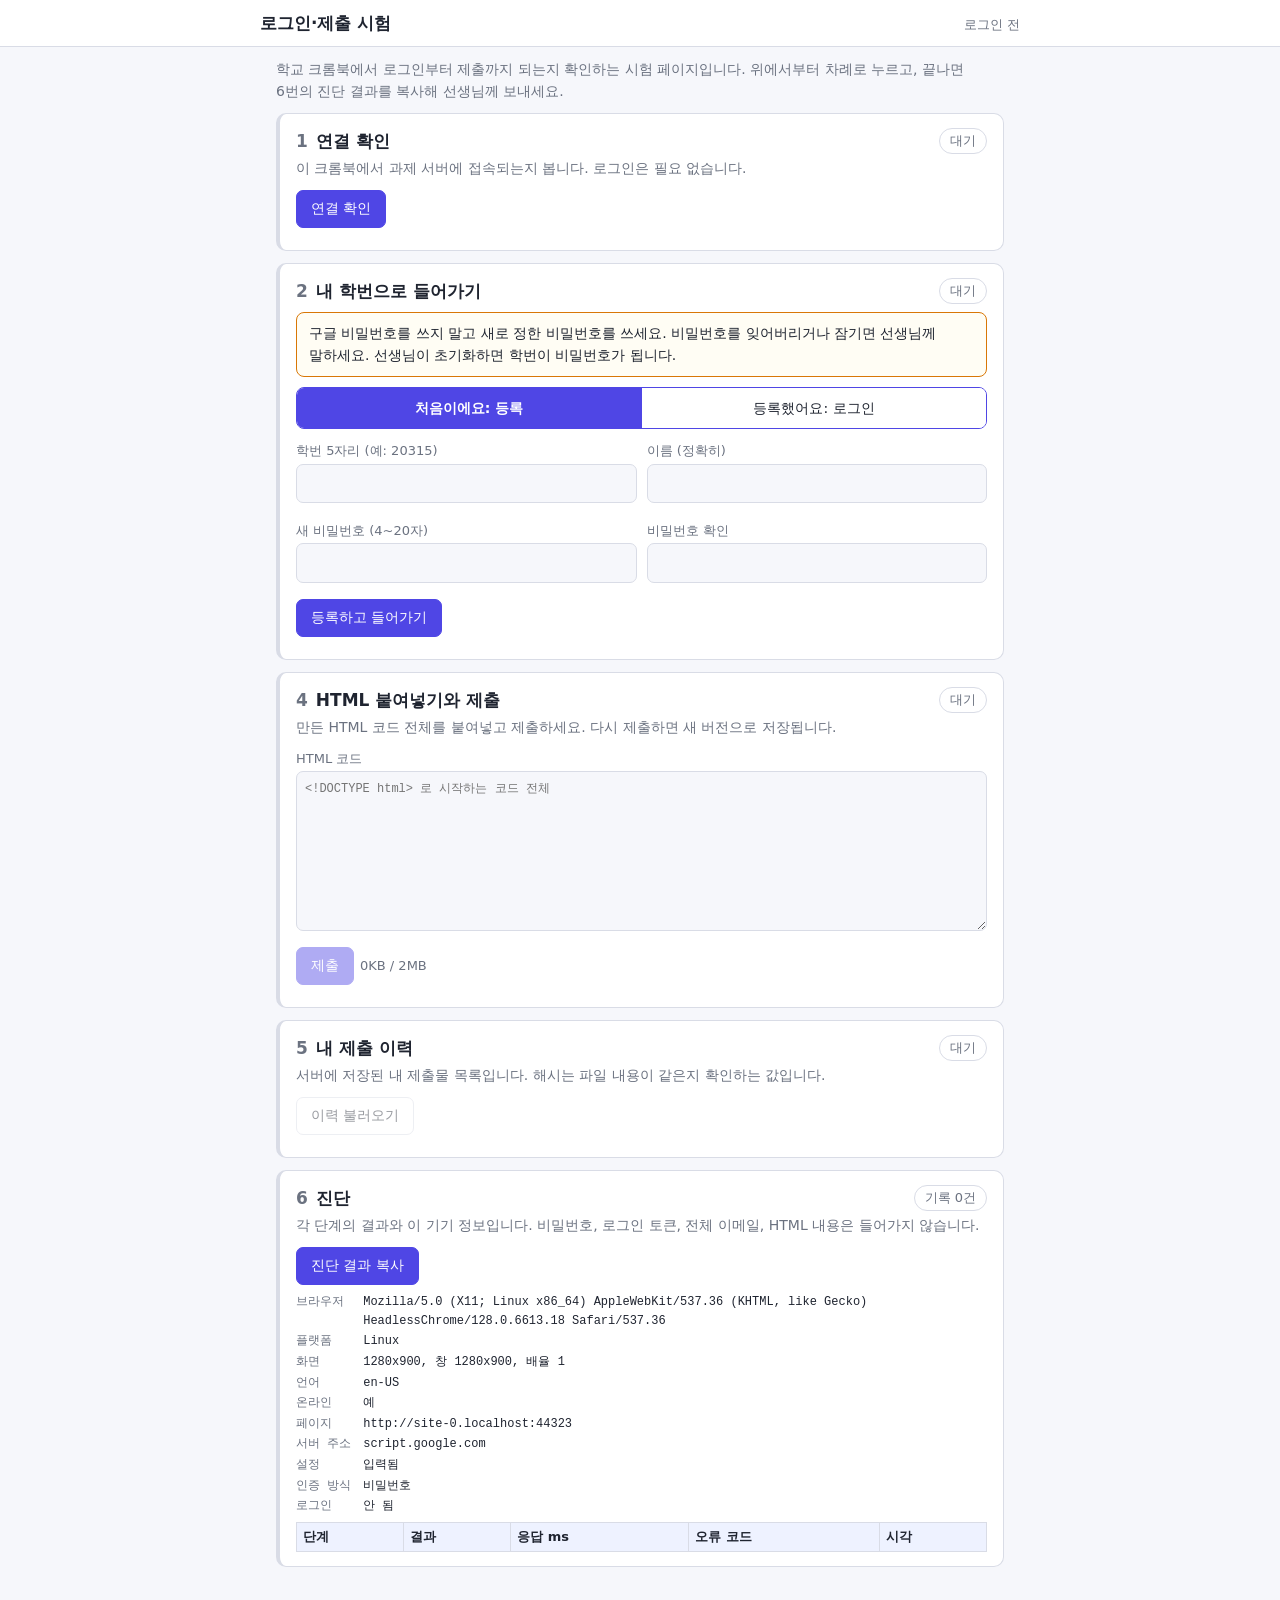
<file: site/lab/index.html>
<!DOCTYPE html>
<html lang="ko">
<head>
<meta charset="UTF-8">
<meta name="viewport" content="width=device-width, initial-scale=1">
<meta name="robots" content="noindex">
<meta http-equiv="Content-Security-Policy" content="default-src 'self'; script-src 'self' 'unsafe-inline' https://accounts.google.com/gsi/client; style-src 'self' 'unsafe-inline' https://accounts.google.com/gsi/style; frame-src https://accounts.google.com/gsi/; connect-src https://script.google.com https://script.googleusercontent.com https://accounts.google.com/gsi/; img-src 'self' data: https://*.googleusercontent.com">
<title>로그인·제출 시험</title>
<style>
:root{--bg:#f6f7fb;--card:#fff;--tx:#1f2430;--mut:#6b7280;--pri:#4f46e5;--pri2:#eef2ff;--bd:#d9dce6;--ok:#16a34a;--warn:#d97706;--bad:#dc2626}
@media (prefers-color-scheme:dark){:root{--bg:#14161c;--card:#1e222b;--tx:#e8eaf0;--mut:#9aa3b2;--pri:#818cf8;--pri2:#262a45;--bd:#343a48}}
*{box-sizing:border-box}
[hidden]{display:none!important}
body{margin:0;font-family:"Noto Sans KR","Malgun Gothic",system-ui,sans-serif;background:var(--bg);color:var(--tx);line-height:1.55;word-break:keep-all}
header{background:var(--card);border-bottom:1px solid var(--bd);padding:10px 16px;position:sticky;top:0;z-index:5}
header .in{max-width:760px;margin:0 auto;display:flex;flex-wrap:wrap;gap:4px 12px;align-items:baseline}
header h1{font-size:17px;margin:0 auto 0 0}
header .who{font-size:13px;color:var(--mut)}
main{padding:12px 16px 48px;max-width:760px;margin:0 auto}
.sub{color:var(--mut);font-size:14px;margin:0 0 10px}
.btn{border:1px solid var(--bd);background:var(--card);color:var(--tx);padding:7px 14px;border-radius:7px;cursor:pointer;font:inherit;font-size:14px;display:inline-block;text-decoration:none;min-height:38px}
.btn:hover{background:var(--pri2)}.btn.p{background:var(--pri);color:#fff;border-color:var(--pri)}.btn.p:hover{opacity:.9}
.btn[disabled],.btn.off{opacity:.45;pointer-events:none}
input[type=text],input[type=password],input[type=number],textarea,select{width:100%;padding:8px;border:1px solid var(--bd);border-radius:7px;background:var(--bg);color:var(--tx);font:inherit;font-size:14px;min-height:38px}
input[readonly]{opacity:.7}
textarea{resize:vertical;min-height:60px}
:focus-visible{outline:2px solid var(--pri);outline-offset:2px}
.fld{margin-bottom:8px}.fld label{font-size:13px;color:var(--mut);display:block;margin-bottom:2px}
.g2{display:grid;grid-template-columns:1fr 1fr;gap:10px}
@media(max-width:480px){.g2{grid-template-columns:1fr}}
.row{display:flex;gap:6px;flex-wrap:wrap;margin:8px 0;align-items:center}
.notice{background:var(--pri2);border-radius:8px;padding:10px 12px;font-size:14px;margin:8px 0}
.notice.warn{background:#fef3c733;border:1px solid var(--warn)}
.notice.bad{background:#fee2e233;border:1px solid var(--bad)}
table{width:100%;border-collapse:collapse;font-size:13px}th,td{border:1px solid var(--bd);padding:4px 6px;vertical-align:top;text-align:left}th{background:var(--pri2);white-space:nowrap}
.tbl{overflow-x:auto}
details{border:1px solid var(--bd);border-radius:8px;padding:8px 12px;margin:8px 0}summary{cursor:pointer;font-weight:600;min-height:28px}

/* 단계 카드 */
.card{background:var(--card);border:1px solid var(--bd);border-left:4px solid var(--bd);border-radius:10px;padding:14px 16px;margin:0 0 12px}
.card[data-st=ok]{border-left-color:var(--ok)}
.card[data-st=bad]{border-left-color:var(--bad)}
.card[data-st=run]{border-left-color:var(--pri)}
.card .hd{display:flex;align-items:center;gap:10px;margin-bottom:4px}
.card h2{margin:0 auto 0 0;font-size:17px;display:flex;align-items:baseline;gap:8px}
.card h2 .n{font-variant-numeric:tabular-nums;color:var(--mut);font-weight:600}
.st{font-size:13px;padding:2px 10px;border-radius:99px;border:1px solid var(--bd);color:var(--mut);white-space:nowrap}
.st.ok{color:var(--ok);border-color:var(--ok);background:#dcfce733}
.st.bad{color:var(--bad);border-color:var(--bad);background:#fee2e233}
.st.run{color:var(--pri);border-color:var(--pri)}
.msg{font-size:14px;margin:6px 0 0;min-height:1em;overflow-wrap:anywhere}
.msg.ok{color:var(--ok)}.msg.bad{color:var(--bad)}.msg.warn{color:var(--warn)}
.msg:empty{display:none}
.kv{display:grid;grid-template-columns:max-content 1fr;gap:2px 12px;font-size:14px;margin:6px 0}
.kv dt{color:var(--mut)}.kv dd{margin:0;overflow-wrap:anywhere;min-width:0}
#gbtn{min-height:44px}
.seg{display:flex;border:1px solid var(--pri);border-radius:8px;overflow:hidden;margin:10px 0 12px}
.seg button{flex:1;min-height:40px;border:0;background:var(--card);color:var(--tx);font:inherit;font-size:14px;cursor:pointer;padding:6px 8px}
.seg button+button{border-left:1px solid var(--pri)}
.seg button[aria-selected=true]{background:var(--pri);color:#fff;font-weight:700}
.signed{font-size:16px;font-weight:700;margin:4px 0}
form{margin:0}
#html{min-height:160px;font-family:Consolas,"D2Coding",monospace;font-size:12px;white-space:pre;overflow-wrap:normal}
#size{font-size:13px;font-variant-numeric:tabular-nums;color:var(--mut)}#size.bad{color:var(--bad)}
.mono{font-family:Consolas,"D2Coding",monospace;font-size:12px}
#lres{white-space:pre-wrap;margin:8px 0 0;font-family:Consolas,"D2Coding",monospace;font-size:12px;background:var(--bg);border:1px solid var(--bd);border-radius:7px;padding:8px}
#lres:empty{display:none}
#diagT td:nth-child(3){text-align:right;font-variant-numeric:tabular-nums}
#diagT td.ok{color:var(--ok)}#diagT td.bad{color:var(--bad)}
#toast{position:fixed;bottom:16px;right:16px;background:#111c;color:#fff;padding:8px 16px;border-radius:8px;font-size:14px;opacity:0;transition:.3s;z-index:40;max-width:80vw;pointer-events:none}
#toast.on{opacity:1}
@media (prefers-reduced-motion:reduce){#toast{transition:none}}
</style>
</head>
<body>
<header>
  <div class="in">
    <h1>로그인·제출 시험</h1>
    <span class="who" id="hwho">로그인 전</span>
  </div>
</header>
<main>
  <div class="notice warn" id="cfgWarn" hidden>
    설정이 비어 있습니다. 이 파일 맨 위 CONFIG의 WEB_APP_URL(구글 방식이면 GOOGLE_CLIENT_ID도)을 실제 값으로 바꾸세요. 바꾸기 전에는 서버 버튼이 꺼져 있습니다.
  </div>
  <p class="sub">학교 크롬북에서 로그인부터 제출까지 되는지 확인하는 시험 페이지입니다. 위에서부터 차례로 누르고, 끝나면 6번의 진단 결과를 복사해 선생님께 보내세요.</p>

  <section class="card" id="c1" data-st="wait">
    <div class="hd"><h2><span class="n">1</span>연결 확인</h2><span class="st" id="st1">대기</span></div>
    <p class="sub">이 크롬북에서 과제 서버에 접속되는지 봅니다. 로그인은 필요 없습니다.</p>
    <div class="row"><button class="btn p net" id="bPing" type="button">연결 확인</button></div>
    <p class="msg" id="m1" role="status"></p>
  </section>

  <section class="card" id="c2" data-st="wait">
    <div class="hd"><h2><span class="n">2</span><span data-mode="google">구글 로그인</span><span data-mode="password">내 학번으로 들어가기</span></h2><span class="st" id="st2">대기</span></div>
    <div data-mode="google">
      <p class="sub">학교 구글 계정으로 로그인하세요. 로그인 정보는 이 창을 닫으면 사라집니다.</p>
      <div id="gbtn"></div>
      <dl class="kv" id="who" hidden>
        <dt>계정</dt><dd id="wEmail"></dd>
        <dt>이름</dt><dd id="wName"></dd>
      </dl>
      <div class="row" id="outRow" hidden><button class="btn" id="bOut" type="button">로그아웃</button></div>
    </div>
    <div data-mode="password">
      <p class="notice warn">구글 비밀번호를 쓰지 말고 새로 정한 비밀번호를 쓰세요. 비밀번호를 잊어버리거나 잠기면 선생님께 말하세요. 선생님이 초기화하면 학번이 비밀번호가 됩니다.</p>
      <div id="pwForms">
        <div class="seg" role="tablist" aria-label="등록 또는 로그인">
          <button type="button" role="tab" id="tReg" aria-controls="fReg" aria-selected="true">처음이에요: 등록</button>
          <button type="button" role="tab" id="tLog" aria-controls="fLog" aria-selected="false">등록했어요: 로그인</button>
        </div>
        <form id="fReg" role="tabpanel" aria-labelledby="tReg" novalidate>
          <div class="g2">
            <div class="fld"><label for="rSid">학번 5자리 (예: 20315)</label><input type="text" id="rSid" inputmode="numeric" maxlength="5" autocomplete="username"></div>
            <div class="fld"><label for="rName">이름 (정확히)</label><input type="text" id="rName" maxlength="20" autocomplete="off"></div>
            <div class="fld"><label for="rPw">새 비밀번호 (4~20자)</label><input type="password" id="rPw" maxlength="20" autocomplete="new-password"></div>
            <div class="fld"><label for="rPw2">비밀번호 확인</label><input type="password" id="rPw2" maxlength="20" autocomplete="new-password"></div>
          </div>
          <div class="row"><button class="btn p net" id="bReg" type="submit">등록하고 들어가기</button></div>
        </form>
        <form id="fLog" role="tabpanel" aria-labelledby="tLog" novalidate hidden>
          <div class="g2">
            <div class="fld"><label for="lSid">학번 5자리</label><input type="text" id="lSid" inputmode="numeric" maxlength="5" autocomplete="username"></div>
            <div class="fld"><label for="lPw">비밀번호</label><input type="password" id="lPw" maxlength="20" autocomplete="current-password"></div>
          </div>
          <div class="row"><button class="btn p net" id="bLog" type="submit">로그인</button></div>
        </form>
      </div>
      <div id="pwIn" hidden>
        <p class="signed" id="pwWho"></p>
        <div class="row"><button class="btn" id="bPwOut" type="button">로그아웃</button></div>
      </div>
    </div>
    <p class="msg" id="m2" role="status"></p>
  </section>

  <section class="card" id="c3p" data-st="wait" hidden>
    <div class="hd"><h2><span class="n">3</span>새 비밀번호 정하기</h2><span class="st" id="st3p">대기</span></div>
    <p class="sub">선생님이 비밀번호를 초기화했습니다. 앞으로 쓸 새 비밀번호를 정하세요. 4~20자로, 학번·이름·1234 같은 쉬운 조합은 쓸 수 없습니다.</p>
    <form id="fChg" novalidate>
      <div class="g2">
        <div class="fld"><label for="nPw">새 비밀번호</label><input type="password" id="nPw" maxlength="20" autocomplete="new-password"></div>
        <div class="fld"><label for="nPw2">새 비밀번호 확인</label><input type="password" id="nPw2" maxlength="20" autocomplete="new-password"></div>
      </div>
      <div class="row"><button class="btn p net" id="bChg" type="submit">비밀번호 바꾸기</button></div>
    </form>
    <p class="msg" id="m3p" role="status"></p>
  </section>

  <section class="card" id="c3" data-st="wait" data-mode="google">
    <div class="hd"><h2><span class="n">3</span>학번·이름 연결</h2><span class="st" id="st3">대기</span></div>
    <p class="sub">로그인한 계정에 내 학번을 한 번만 연결합니다. 한 번 연결하면 바꿀 수 없으니 정확히 입력하세요.</p>
    <div class="g2">
      <div class="fld"><label for="sid">학번 5자리 (예: 20315)</label><input type="text" id="sid" inputmode="numeric" maxlength="5" autocomplete="off"></div>
      <div class="fld"><label for="sname">이름</label><input type="text" id="sname" maxlength="20" autocomplete="off"></div>
    </div>
    <div class="row"><button class="btn p net" id="bBind" type="button">학번 연결</button></div>
    <p class="msg" id="m3" role="status"></p>
  </section>

  <section class="card" id="c4" data-st="wait">
    <div class="hd"><h2><span class="n">4</span>HTML 붙여넣기와 제출</h2><span class="st" id="st4">대기</span></div>
    <p class="sub">만든 HTML 코드 전체를 붙여넣고 제출하세요. 다시 제출하면 새 버전으로 저장됩니다.</p>
    <div class="fld"><label for="html">HTML 코드</label><textarea id="html" spellcheck="false" autocomplete="off" placeholder="&lt;!DOCTYPE html&gt; 로 시작하는 코드 전체"></textarea></div>
    <div class="row"><button class="btn p net" id="bSubmit" type="button">제출</button><span id="size">0KB / 2MB</span></div>
    <p class="msg" id="m4" role="status"></p>
  </section>

  <section class="card" id="c5" data-st="wait">
    <div class="hd"><h2><span class="n">5</span>내 제출 이력</h2><span class="st" id="st5">대기</span></div>
    <p class="sub">서버에 저장된 내 제출물 목록입니다. 해시는 파일 내용이 같은지 확인하는 값입니다.</p>
    <div class="row"><button class="btn net" id="bList" type="button">이력 불러오기</button></div>
    <div class="tbl" id="listWrap" hidden><table><thead><tr><th>버전</th><th>시각</th><th>크기</th><th>해시</th></tr></thead><tbody id="listB"></tbody></table></div>
    <p class="msg" id="m5" role="status"></p>
  </section>

  <section class="card" id="c6" data-st="wait">
    <div class="hd"><h2><span class="n">6</span>진단</h2><span class="st" id="st6">기록 0건</span></div>
    <p class="sub">각 단계의 결과와 이 기기 정보입니다. 비밀번호, 로그인 토큰, 전체 이메일, HTML 내용은 들어가지 않습니다.</p>
    <div class="row"><button class="btn p" id="bCopy" type="button">진단 결과 복사</button></div>
    <dl class="kv mono" id="envL"></dl>
    <div class="tbl"><table id="diagT"><thead><tr><th>단계</th><th>결과</th><th>응답 ms</th><th>오류 코드</th><th>시각</th></tr></thead><tbody id="diagB"></tbody></table></div>
  </section>

  <details id="c7" hidden>
    <summary>7. 부하 시험 (선생님용)</summary>
    <p class="sub">여러 명이 동시에 쓰는 상황을 흉내 냅니다. 결과는 6번 진단에도 남습니다.</p>
    <div class="fld" style="max-width:160px"><label for="ln">요청 수</label><input type="number" id="ln" min="1" max="50"></div>
    <div class="row">
      <button class="btn net" id="bLPing" type="button">연결 확인 동시 요청</button>
      <button class="btn net" id="bLSub" type="button">제출 동시 요청</button>
    </div>
    <p class="sub" data-mode="google">제출 시험은 로그인과 학번 연결이 필요합니다. 학생 학번 대신 선생님용 시험 학번으로 연결한 계정에서 하세요. 요청 수만큼 드라이브에 파일이 생깁니다.</p>
    <p class="sub" data-mode="password">제출 시험은 지금 로그인한 학번과 비밀번호로 보냅니다. 학생 학번 말고 선생님용 시험 학번으로 먼저 로그인하세요. 요청 수만큼 드라이브에 파일이 생깁니다.</p>
    <pre id="lres" aria-live="polite"></pre>
  </details>
</main>
<div id="toast" role="status"></div>

<script>
const CONFIG = { GOOGLE_CLIENT_ID: '242824104003-pp3klam6argfs6jgh37qpcgso4gonngi.apps.googleusercontent.com', WEB_APP_URL: 'https://script.google.com/macros/s/AKfycbx7O00duLbWijtgOQQzjWc9BFB2le3dWreiqcmZYD3ppkvQLDffucAaUSkUJXbmscY8eA/exec', LOAD_TEST_N: 30, AUTH_MODE: 'password' };
// AUTH_MODE: 'password' = 학번+비밀번호 (기본), 'google' = 구글 로그인 (학교 관리자가 막아 두어 현재 끔)
const PW_MODE = CONFIG.AUTH_MODE !== 'google';

const MAX_BYTES = 2 * 1024 * 1024;
const ID_RE = /^([1-3])(0[1-9]|1[0-6])(0[1-9]|[1-9]\d)$/;
const ERR = {
  BAD_REQUEST: '요청 형식이 잘못되었습니다. 페이지를 새로고침하고 다시 해 보세요.',
  TOKEN_INVALID: '로그인이 만료되었습니다. 다시 로그인해 주세요.',
  DOMAIN_NOT_ALLOWED: '이 계정으로는 쓸 수 없습니다. 로그아웃하고 학교 계정으로 로그인하세요.',
  NOT_IN_ROSTER: '명단에 없는 학번입니다. 학번을 다시 확인하고, 맞다면 선생님께 알리세요.',
  ID_BOUND_TO_OTHER: '이 학번은 이미 다른 계정에 연결되어 있습니다. 선생님께 알리세요.',
  EMAIL_BOUND_TO_OTHER_ID: '이 계정은 이미 다른 학번에 연결되어 있습니다. 선생님께 알리세요.',
  NOT_BOUND: '학번이 아직 연결되지 않았습니다. 3번에서 학번을 먼저 연결하세요.',
  NAME_MISMATCH: '개인 계정은 명단에 있는 이름과 똑같이 써야 연결됩니다. 이름을 확인하거나 학교 계정으로 로그인하세요.',
  TOO_LARGE: '파일이 2MB를 넘습니다. 큰 이미지를 줄이거나 빼고 다시 제출하세요.',
  NOT_HTML: 'HTML 코드가 아닙니다. < 로 시작하는 코드 전체를 붙여넣으세요.',
  SESSION_CLOSED: '지금은 제출 시간이 아닙니다. 선생님 안내를 기다리세요.',
  BUSY: '서버가 바쁩니다. 잠시 뒤 다시 눌러 보세요.',
  SERVER_ERROR: '서버에서 오류가 났습니다. 잠시 뒤 다시 해 보고, 계속되면 선생님께 알리세요.',
  NETWORK: '서버에 접속하지 못했습니다. 와이파이 연결을 확인하세요. 계속되면 학교 방화벽이 막고 있을 수 있습니다.',
  TIMEOUT: '서버 응답이 45초 넘게 없습니다. 잠시 뒤 다시 해 보세요.',
  BAD_RESPONSE: '서버 응답을 읽지 못했습니다. 웹 앱 배포의 액세스 권한 설정을 선생님이 확인해야 합니다.',
  NO_TOKEN: '먼저 2번에서 로그인하세요.',
  NO_LOGIN: '먼저 2번에서 로그인하세요.',
  CONFIG: '설정이 비어 있어 서버에 접속할 수 없습니다.',
  NOT_REGISTERED: '등록되지 않은 학번입니다. "처음이에요: 등록"에서 먼저 등록하세요.',
  ALREADY_REGISTERED: '이미 등록된 학번입니다. "등록했어요: 로그인"으로 들어가세요. 내가 등록한 게 아니면 선생님께 알리세요.',
  WRONG_PASSWORD: '비밀번호가 틀렸습니다. 다시 입력하세요. 잊었으면 선생님께 초기화를 요청하세요.',
  LOCKED: '비밀번호를 여러 번 틀렸어요. 5분 뒤에 다시 하거나, 선생님께 초기화를 부탁한 뒤 학번으로 로그인하세요.',
  WEAK_PASSWORD: '너무 쉬운 비밀번호예요. 4~20자로, 학번·이름·1234 같은 쉬운 조합은 피하세요.',
  SESSION_EXPIRED: '로그인이 끝났어요. 다시 로그인해 주세요.',
  MUST_CHANGE_PASSWORD: '새 비밀번호를 먼저 정해야 합니다. 3번에서 바꾸세요.'
};
if (PW_MODE) ERR.NAME_MISMATCH = '명단에 있는 이름과 다릅니다. 명단과 똑같이 입력하세요. 띄어쓰기도 확인하세요.';
const errText = (code, msg) => ERR[code] || (/^HTTP_/.test(code) ? '서버가 오류 응답(' + code.slice(5) + ')을 보냈습니다. 잠시 뒤 다시 해 보세요.' : (msg || '알 수 없는 오류입니다.'));

const $ = id => document.getElementById(id);
const sleep = ms => new Promise(r => setTimeout(r, ms));
const cfgOk = !/YOUR_/.test(CONFIG.WEB_APP_URL) && (PW_MODE || !/YOUR_/.test(CONFIG.GOOGLE_CLIENT_ID));

// 상태: 토큰과 학번·비밀번호는 이 변수에만 둔다. 저장소(localStorage, 쿠키 등)에 쓰지 않는다.
let idToken = null;
let auth = null;        // 비밀번호 방식: { studentId, name, session, mustChange, resetPw }
                        // resetPw는 초기화 직후(mustChange) 새 비밀번호를 정할 때까지만 두고 바로 지운다.
let me = null;          // whoami 결과
let gisState = '로드 중'; // 로드 중 / 로드됨 / 실패
let busy = {};
let diag = [];

/* ---------- 화면 도우미 ---------- */
function setSt(n, st, label) {
  const c = $('c' + n), s = $('st' + n);
  c.dataset.st = st;
  s.className = 'st' + (st === 'wait' ? '' : ' ' + st);
  s.textContent = label || ({ wait: '대기', ok: '성공', bad: '실패', run: '진행 중' })[st];
}
function msg(n, text, cls) { const m = $('m' + n); m.textContent = text || ''; m.className = 'msg' + (cls ? ' ' + cls : ''); }
function toast(t) { const e = $('toast'); e.textContent = t; e.classList.add('on'); clearTimeout(toast.t); toast.t = setTimeout(() => e.classList.remove('on'), 2200); }
function fmtSize(b) { return b >= 1024 * 1024 ? (b / 1024 / 1024).toFixed(2) + 'MB' : Math.ceil(b / 1024) + 'KB'; }
function fmtTime(d) { const x = new Date(d); return isNaN(x) ? String(d || '') : x.toLocaleString('ko-KR', { hour12: false }); }
function nowT() { return new Date().toLocaleTimeString('ko-KR', { hour12: false }); }

/* ---------- 진단 ---------- */
function logDiag(step, ok, ms, code) {
  const r = { step, result: ok ? '성공' : '실패', ms: ms == null ? '' : String(ms), code: code || '', time: nowT() };
  diag.push(r);
  const tr = document.createElement('tr');
  [r.step, r.result, r.ms, r.code, r.time].forEach((v, i) => {
    const td = document.createElement('td'); td.textContent = v;
    if (i === 1) td.className = ok ? 'ok' : 'bad';
    tr.appendChild(td);
  });
  $('diagB').appendChild(tr);
  $('st6').textContent = '기록 ' + diag.length + '건';
}
function envInfo() {
  let host = '';
  try { host = new URL(CONFIG.WEB_APP_URL).host; } catch (e) { host = '(잘못된 주소)'; }
  const uad = navigator.userAgentData;
  const domain = me && (me.domain || (me.email ? String(me.email).split('@')[1] : '')) || '(로그인 전)';
  const authRows = PW_MODE ? [
    ['인증 방식', '비밀번호'],
    ['로그인', auth ? '됨' : '안 됨']
  ] : [
    ['인증 방식', '구글'],
    ['구글 로그인 스크립트', gisState],
    ['FedCM 지원', 'IdentityCredential' in window ? '예' : '아니오'],
    ['서드파티 쿠키', '알 수 없음'],
    ['로그인 도메인', domain],
    ['학번 연결', me && me.studentId ? '됨' : '안 됨']
  ];
  return [
    ['브라우저', navigator.userAgent],
    ['플랫폼', uad ? (uad.platform || '?') + (uad.mobile ? ' (모바일)' : '') : '(정보 없음)'],
    ['화면', screen.width + 'x' + screen.height + ', 창 ' + innerWidth + 'x' + innerHeight + ', 배율 ' + devicePixelRatio],
    ['언어', navigator.language],
    ['온라인', navigator.onLine ? '예' : '아니오'],
    ['페이지', location.origin],
    ['서버 주소', host],
    ['설정', cfgOk ? '입력됨' : '비어 있음']
  ].concat(authRows);
}
function renderEnv() {
  const dl = $('envL'); dl.textContent = '';
  envInfo().forEach(([k, v]) => {
    const dt = document.createElement('dt'); dt.textContent = k;
    const dd = document.createElement('dd'); dd.textContent = v;
    dl.append(dt, dd);
  });
}
async function copyDiag() {
  renderEnv();
  const lines = ['[진단 결과] ' + new Date().toLocaleString('ko-KR', { hour12: false })];
  envInfo().forEach(([k, v]) => lines.push(k + ': ' + v));
  lines.push('', '단계\t결과\t응답ms\t오류코드\t시각');
  diag.forEach(r => lines.push([r.step, r.result, r.ms, r.code, r.time].join('\t')));
  const text = lines.join('\n');
  let done = false;
  try { if (navigator.clipboard && window.isSecureContext) { await navigator.clipboard.writeText(text); done = true; } } catch (e) {}
  if (!done) {
    const ta = document.createElement('textarea');
    ta.value = text; ta.setAttribute('readonly', ''); ta.style.position = 'fixed'; ta.style.left = '-9999px';
    document.body.appendChild(ta); ta.select();
    try { done = document.execCommand('copy'); } catch (e) {}
    ta.remove();
  }
  toast(done ? '복사했습니다. 선생님께 붙여넣어 보내세요.' : '복사하지 못했습니다. 표를 직접 선택해 복사하세요.');
}

/* ---------- 서버 호출 ---------- */
async function call(action, payload, opt) {
  payload = payload || {}; opt = opt || {};
  const label = opt.label || action;
  if (!cfgOk) return { ok: false, code: 'CONFIG', ms: 0, retries: 0 };
  let retries = 0, refreshed = false;
  const tAll = performance.now();
  for (let attempt = 0; ; attempt++) {
    const body = Object.assign({ action }, payload);
    if (PW_MODE) {
      // 제출·이력은 메모리에 있는 세션만 붙인다. register/login/change_password는 호출하는 쪽이 직접 넣는다.
      if (action === 'submit' || action === 'list_mine') {
        if (!auth || !auth.session) { if (!opt.quiet) logDiag(label, false, null, 'NO_LOGIN'); return { ok: false, code: 'NO_LOGIN', ms: 0, retries }; }
        body.session = auth.session;
      }
    } else if (action !== 'ping') {
      if (!idToken) { if (!opt.quiet) logDiag(label, false, null, 'NO_TOKEN'); return { ok: false, code: 'NO_TOKEN', ms: 0, retries }; }
      body.idToken = idToken;
    }
    const t0 = performance.now();
    let code = null, data = null;
    const ctrl = new AbortController();
    const tm = setTimeout(() => ctrl.abort(), 45000);
    try {
      const r = await fetch(CONFIG.WEB_APP_URL, {
        method: 'POST', headers: { 'Content-Type': 'text/plain;charset=utf-8' },
        body: JSON.stringify(body), redirect: 'follow', signal: ctrl.signal
      });
      const txt = await r.text();
      try { data = JSON.parse(txt); } catch (e) { data = null; }
      if (!data || typeof data !== 'object') { data = null; code = r.ok ? 'BAD_RESPONSE' : 'HTTP_' + r.status; }
      else if (data.ok !== true) code = data.code || (r.ok ? 'SERVER_ERROR' : 'HTTP_' + r.status);
      else if (!r.ok) code = 'HTTP_' + r.status;
    } catch (e) {
      code = e && e.name === 'AbortError' ? 'TIMEOUT' : 'NETWORK';
    }
    clearTimeout(tm);
    const ms = Math.round(performance.now() - t0);
    if (!opt.quiet) logDiag(label + (attempt ? ' (재시도 ' + attempt + ')' : ''), !code, ms, code);
    const totalMs = Math.round(performance.now() - tAll);
    if (!code) return { ok: true, data, ms, totalMs, retries };

    // 429, 5xx, JSON이 아닌 오류 응답(HTTP_*), 네트워크/시간 초과, BUSY는 다시 시도
    const retryable = code === 'BUSY' || code === 'NETWORK' || code === 'TIMEOUT' || /^HTTP_(429|5\d\d)$/.test(code) || (/^HTTP_/.test(code) && !data);
    if (retryable && retries < 3) {
      retries++;
      const base = code === 'BUSY' ? 2000 : 500;
      await sleep(base * Math.pow(2, retries - 1) + Math.random() * (code === 'BUSY' ? 2000 : 400));
      continue;
    }
    if (!PW_MODE && code === 'TOKEN_INVALID' && !refreshed) {
      refreshed = true;
      if (await refreshToken()) continue;
    }
    if (!PW_MODE && code === 'TOKEN_INVALID') signedOut('다시 로그인해 주세요.');
    return { ok: false, code, message: data && data.message, data, ms, totalMs, retries };
  }
}

/* ---------- 구글 로그인 ---------- */
let pendingRefresh = null, refreshing = null;
function initGis(autoSelect) {
  google.accounts.id.initialize({
    client_id: CONFIG.GOOGLE_CLIENT_ID,
    callback: onCredential,
    auto_select: !!autoSelect,
    use_fedcm_for_prompt: true
  });
}
function renderGBtn() {
  const box = $('gbtn'); box.textContent = '';
  if (!cfgOk) { box.textContent = '설정이 비어 있어 로그인 버튼을 표시하지 않습니다.'; box.className = 'sub'; return; }
  if (gisState !== '로드됨') { box.textContent = gisState === '실패' ? '구글 로그인 스크립트를 불러오지 못했습니다. 학교 네트워크가 accounts.google.com을 막고 있을 수 있습니다.' : '로그인 버튼을 불러오는 중입니다.'; box.className = 'sub'; return; }
  box.className = '';
  const dark = matchMedia('(prefers-color-scheme: dark)').matches;
  google.accounts.id.renderButton(box, {
    type: 'standard', theme: dark ? 'filled_black' : 'outline', size: 'large',
    text: 'signin_with', shape: 'rectangular', locale: 'ko',
    width: Math.min(320, Math.max(200, box.clientWidth || 280))
  });
}
function gisReady() {
  if (gisState === '실패' && !idToken) setSt(2, 'wait');
  gisState = '로드됨';
  logDiag('구글 스크립트', true, Math.round(performance.now()), '');
  if (cfgOk) { try { initGis(false); } catch (e) { gisState = '실패'; logDiag('구글 초기화', false, null, 'GIS_INIT'); } }
  renderGBtn(); renderEnv();
}
function gisFail() {
  gisState = '실패';
  logDiag('구글 스크립트', false, null, 'GIS_LOAD');
  renderGBtn(); renderEnv(); setSt(2, 'bad');
}
function onCredential(resp) {
  if (!resp || !resp.credential) return;
  idToken = resp.credential;
  if (pendingRefresh) { const f = pendingRefresh; pendingRefresh = null; f(true); return; }
  logDiag('구글 로그인', true, null, '');
  afterSignIn();
}
function refreshToken() {
  if (refreshing) return refreshing;
  refreshing = new Promise(res => {
    if (gisState !== '로드됨') return res(false);
    idToken = null;
    const tm = setTimeout(() => { pendingRefresh = null; res(false); }, 15000);
    pendingRefresh = ok => { clearTimeout(tm); res(ok); };
    try { initGis(true); google.accounts.id.prompt(); }
    catch (e) { clearTimeout(tm); pendingRefresh = null; res(false); }
  }).then(ok => {
    logDiag('토큰 새로 받기', ok, null, ok ? '' : 'REFRESH_FAIL');
    try { initGis(false); } catch (e) {}
    refreshing = null;
    return ok;
  });
  return refreshing;
}
async function afterSignIn() {
  setSt(2, 'run'); msg(2, '계정을 확인하는 중입니다.');
  $('gbtn').hidden = true;
  const r = await call('whoami');
  refresh();
  if (!r.ok) {
    setSt(2, 'bad'); msg(2, errText(r.code, r.message), 'bad');
    $('outRow').hidden = false;
    return;
  }
  me = r.data;
  setSt(2, 'ok'); msg(2, '');
  $('who').hidden = false; $('outRow').hidden = false;
  $('wEmail').textContent = me.email || '';
  $('wName').textContent = me.displayName || '';
  $('hwho').textContent = (me.displayName || '') + (me.studentId ? ' (' + me.studentId + ')' : '');
  if (me.studentId) showBound(me.studentId, me.name, '이미 연결된 학번입니다.');
  else { setSt(3, 'wait'); msg(3, '학번과 이름을 입력하고 연결을 누르세요.'); }
  renderEnv(); refresh();
}
function signedOut(text) {
  idToken = null; me = null;
  try { google.accounts.id.disableAutoSelect(); } catch (e) {}
  $('who').hidden = true; $('outRow').hidden = true; $('gbtn').hidden = false;
  renderGBtn();
  $('hwho').textContent = '로그인 전';
  setSt(2, text ? 'bad' : 'wait'); msg(2, text || '', text ? 'bad' : '');
  unlockBind(); setSt(3, 'wait'); msg(3, '');
  renderEnv(); refresh();
}

/* ---------- 3. 학번 연결 ---------- */
function showBound(id, name, note) {
  $('sid').value = id || ''; $('sname').value = name || '';
  $('sid').readOnly = true; $('sname').readOnly = true;
  setSt(3, 'ok', '연결됨'); msg(3, note, 'ok');
  $('hwho').textContent = ((me && me.displayName) || '') + ' (' + id + ')';
  refresh();
}
function unlockBind() { $('sid').readOnly = false; $('sname').readOnly = false; }
async function doBind() {
  const id = $('sid').value.trim(), name = $('sname').value.trim();
  if (!ID_RE.test(id)) { setSt(3, 'bad'); msg(3, '학번 형식이 맞지 않습니다. 학년 1자리, 반 2자리, 번호 2자리로 5자리를 쓰세요. 예: 20315', 'bad'); $('sid').focus(); return; }
  if (!name || name.length > 20) { setSt(3, 'bad'); msg(3, '이름을 1~20자로 입력하세요.', 'bad'); $('sname').focus(); return; }
  busy.bind = true; refresh(); setSt(3, 'run'); msg(3, '연결하는 중입니다.');
  const r = await call('bind', { studentId: id, name });
  busy.bind = false;
  if (!r.ok) { setSt(3, 'bad'); msg(3, errText(r.code, r.message), 'bad'); refresh(); return; }
  const d = r.data;
  if (me) { me.studentId = d.studentId; me.name = d.name; }
  let note = d.alreadyBound ? '이미 연결된 학번입니다.' : '연결되었습니다.';
  if (d.nameMismatch) note += ' 입력한 이름이 명단과 다릅니다. 맞는지 선생님께 확인하세요.';
  showBound(d.studentId, d.name, note);
  if (d.nameMismatch) $('m3').className = 'msg warn';
  renderEnv();
}

/* ---------- 2·3. 비밀번호 방식 ---------- */
// 서버와 같은 규칙: 4~20자, 학번 포함 금지, 이름과 같으면 안 됨, 같은 글자 반복 금지, 1234/abcd/4321 같은 연속 금지
function isWeak(pw, id, name) {
  if (pw.length < 4 || pw.length > 20) return true;
  if (id && pw.includes(id)) return true;
  if (name && pw.trim() === name.trim()) return true;
  if (/^(.)\1*$/.test(pw)) return true;
  const s = pw.toLowerCase();
  let up = true, down = true;
  for (let i = 1; i < s.length; i++) {
    const d = s.charCodeAt(i) - s.charCodeAt(i - 1);
    if (d !== 1) up = false;
    if (d !== -1) down = false;
  }
  return up || down;
}
function pwCheck(id, name, pw, pw2) {
  if (isWeak(pw, id, name)) return ERR.WEAK_PASSWORD;
  if (pw !== pw2) return '비밀번호 확인이 다릅니다. 두 칸에 똑같이 입력하세요.';
  return '';
}
function badId() { return '학번 형식이 맞지 않습니다. 학년 1자리, 반 2자리, 번호 2자리로 5자리를 쓰세요. 예: 20315'; }
function setTab(reg) {
  $('tReg').setAttribute('aria-selected', String(reg));
  $('tLog').setAttribute('aria-selected', String(!reg));
  $('fReg').hidden = !reg; $('fLog').hidden = reg;
  msg(2, '');
}
function pwSignedIn(note) {
  ['rPw', 'rPw2', 'lPw'].forEach(i => { $(i).value = ''; });
  $('pwForms').hidden = true; $('pwIn').hidden = false;
  const who = '로그인됨: ' + auth.studentId + ' ' + (auth.name || '');
  $('pwWho').textContent = who; $('hwho').textContent = who;
  setSt(2, 'ok'); msg(2, note || '', note ? 'ok' : '');
  showMustChange();
  renderEnv(); refresh();
}
function showMustChange() {
  const c = $('c3p');
  if (auth && auth.mustChange) {
    c.hidden = false; setSt('3p', 'wait', '필요'); msg('3p', '');
    msg(2, '선생님이 비밀번호를 초기화했습니다. 3번에서 새 비밀번호를 정하세요.', 'warn');
    $('nPw').focus();
  }
}
async function doRegister(e) {
  e.preventDefault();
  const id = $('rSid').value.trim(), name = $('rName').value.trim();
  if (!ID_RE.test(id)) { setSt(2, 'bad'); msg(2, badId(), 'bad'); $('rSid').focus(); return; }
  if (!name || name.length > 20) { setSt(2, 'bad'); msg(2, '이름을 1~20자로 입력하세요.', 'bad'); $('rName').focus(); return; }
  const w = pwCheck(id, name, $('rPw').value, $('rPw2').value);
  if (w) { setSt(2, 'bad'); msg(2, w, 'bad'); $('rPw').focus(); return; }
  busy.auth = true; refresh(); setSt(2, 'run'); msg(2, '등록하는 중입니다.');
  const r = await call('register', { studentId: id, name, password: $('rPw').value });
  $('rPw').value = ''; $('rPw2').value = '';
  busy.auth = false; refresh();
  if (!r.ok) { setSt(2, 'bad'); msg(2, errText(r.code, r.message), 'bad'); if (r.code === 'ALREADY_REGISTERED') $('lSid').value = id; return; }
  // 비밀번호는 메모리에 남기지 않는다. 이후 요청은 세션만 쓴다.
  auth = { studentId: r.data.studentId || id, name: r.data.name || name, session: r.data.session || null, mustChange: false };
  pwSignedIn('등록했습니다. 다음에는 "등록했어요: 로그인"으로 들어오세요.');
}
async function doLogin(e) {
  e.preventDefault();
  const id = $('lSid').value.trim();
  if (!ID_RE.test(id)) { setSt(2, 'bad'); msg(2, badId(), 'bad'); $('lSid').focus(); return; }
  if (!$('lPw').value) { setSt(2, 'bad'); msg(2, '비밀번호를 입력하세요.', 'bad'); $('lPw').focus(); return; }
  busy.auth = true; refresh(); setSt(2, 'run'); msg(2, '로그인하는 중입니다.');
  let pw = $('lPw').value;
  $('lPw').value = '';
  const r = await call('login', { studentId: id, password: pw });
  busy.auth = false; refresh();
  if (!r.ok) { pw = null; setSt(2, 'bad'); msg(2, errText(r.code, r.message), 'bad'); return; }
  const must = !!r.data.mustChange;
  auth = { studentId: r.data.studentId || id, name: r.data.name || '', session: must ? null : (r.data.session || null), mustChange: must };
  // 초기화 직후에는 세션이 없으므로, 새 비밀번호를 정할 때까지만 임시 비밀번호(학번)를 둔다.
  if (must) auth.resetPw = pw;
  pw = null;
  pwSignedIn('');
}
async function doChange(e) {
  e.preventDefault();
  if (!auth || !auth.resetPw) return;
  const w = pwCheck(auth.studentId, auth.name, $('nPw').value, $('nPw2').value);
  if (w) { setSt('3p', 'bad'); msg('3p', w, 'bad'); $('nPw').focus(); return; }
  busy.chg = true; refresh(); setSt('3p', 'run'); msg('3p', '바꾸는 중입니다.');
  const r = await call('change_password', { studentId: auth.studentId, password: auth.resetPw, newPassword: $('nPw').value });
  busy.chg = false;
  if (!r.ok) {
    setSt('3p', 'bad'); msg('3p', errText(r.code, r.message), 'bad');
    if (r.code === 'WRONG_PASSWORD' || r.code === 'SESSION_EXPIRED' || r.code === 'LOCKED') { pwAfterError('SESSION_EXPIRED', errText(r.code, r.message)); }
    refresh(); return;
  }
  $('nPw').value = ''; $('nPw2').value = '';
  delete auth.resetPw;
  auth.session = r.data.session || null; auth.mustChange = false;
  setSt('3p', 'ok'); msg('3p', '비밀번호를 바꿨습니다. 다음부터 새 비밀번호로 로그인하세요.', 'ok');
  msg(2, '');
  renderEnv(); refresh();
}
function pwSignOut(note) {
  auth = null;
  ['rPw', 'rPw2', 'lPw', 'nPw', 'nPw2'].forEach(i => { $(i).value = ''; });
  $('pwForms').hidden = false; $('pwIn').hidden = true; $('c3p').hidden = true;
  $('pwWho').textContent = ''; $('hwho').textContent = '로그인 전';
  $('listB').textContent = ''; $('listWrap').hidden = true;
  [2].concat(note ? [] : [4, 5]).forEach(n => { setSt(n, 'wait'); msg(n, ''); });
  setTab(false);
  if (note) { setSt(2, 'bad'); msg(2, note, 'bad'); }
  renderEnv(); refresh();
}
// 제출·이력 중 세션 관련 오류가 오면 세션을 지우고 로그인 탭으로 돌려보낸다
function pwAfterError(code, text) {
  if (!PW_MODE || !auth) return;
  if (code === 'SESSION_EXPIRED' || code === 'MUST_CHANGE_PASSWORD' || code === 'NOT_REGISTERED') {
    const lastId = auth.studentId;
    pwSignOut(text || (code === 'MUST_CHANGE_PASSWORD' ? '새 비밀번호를 정해야 해요. 학번으로 다시 로그인하세요.' : ERR[code]));
    $('lSid').value = lastId || '';
    $('lPw').focus();
  }
}

/* ---------- 4. 제출 ---------- */
// 클릭 1번당 1개. 재시도 때는 같은 값을 다시 보내 서버가 중복 저장을 막는다(duplicate:true = 성공).
function newRequestId() {
  if (window.crypto && crypto.randomUUID) return crypto.randomUUID();
  const a = new Uint8Array(16); crypto.getRandomValues(a);
  return Array.from(a, b => b.toString(16).padStart(2, '0')).join('');
}
const enc = new TextEncoder();
let htmlBytes = 0;
function checkHtml() {
  const v = $('html').value;
  htmlBytes = enc.encode(v).length;
  const s = $('size');
  s.textContent = fmtSize(htmlBytes) + ' / 2MB';
  s.className = htmlBytes > MAX_BYTES ? 'bad' : '';
  const t = v.trim();
  let warn = '';
  if (htmlBytes > MAX_BYTES) warn = ERR.TOO_LARGE;
  else if (t && t[0] !== '<') warn = ERR.NOT_HTML;
  if (warn) { msg(4, warn, 'bad'); checkHtml.warned = true; }
  else if (checkHtml.warned) { msg(4, ''); checkHtml.warned = false; }
  refresh();
}
function htmlValid() { const t = $('html').value.trim(); return t.length > 0 && t[0] === '<' && htmlBytes <= MAX_BYTES; }
async function doSubmit() {
  if (!htmlValid()) return;
  busy.submit = true; refresh(); setSt(4, 'run'); msg(4, '제출하는 중입니다.');
  const r = await call('submit', { html: $('html').value, requestId: newRequestId() });
  busy.submit = false; refresh();
  if (!r.ok) { setSt(4, 'bad'); msg(4, errText(r.code, r.message), 'bad'); pwAfterError(r.code); return; }
  const d = r.data;
  setSt(4, 'ok');
  msg(4, (d.duplicate ? '이미 저장된 제출입니다. ' : '제출했습니다. ') + '버전 ' + d.version + ', ' + fmtSize(d.size || 0) + ', ' + fmtTime(d.submittedAt) + ', 해시 ' + String(d.sha256 || '').slice(0, 12), 'ok');
  doList();
}

/* ---------- 5. 이력 ---------- */
async function doList() {
  busy.list = true; refresh(); setSt(5, 'run'); msg(5, '불러오는 중입니다.');
  const r = await call('list_mine');
  busy.list = false; refresh();
  if (!r.ok) { setSt(5, 'bad'); msg(5, errText(r.code, r.message), 'bad'); pwAfterError(r.code); return; }
  const items = Array.isArray(r.data.items) ? r.data.items.slice() : [];
  items.sort((a, b) => (b.version || 0) - (a.version || 0));
  const tb = $('listB'); tb.textContent = '';
  items.forEach(it => {
    const tr = document.createElement('tr');
    const h = String(it.sha256 || '');
    [String(it.version ?? ''), fmtTime(it.submittedAt), fmtSize(Number(it.size) || 0), h.slice(0, 12)].forEach((v, i) => {
      const td = document.createElement('td'); td.textContent = v;
      if (i === 3) { td.className = 'mono'; td.title = h; }
      tr.appendChild(td);
    });
    tb.appendChild(tr);
  });
  $('listWrap').hidden = items.length === 0;
  setSt(5, 'ok');
  msg(5, items.length ? '제출 ' + items.length + '건 (학번 ' + (r.data.studentId || '') + ')' : '아직 제출한 기록이 없습니다. 4번에서 제출해 보세요.');
}

/* ---------- 1. 연결 확인 ---------- */
async function doPing() {
  busy.ping = true; refresh(); setSt(1, 'run'); msg(1, '확인하는 중입니다.');
  const r = await call('ping');
  busy.ping = false; refresh();
  if (!r.ok) { setSt(1, 'bad'); msg(1, errText(r.code, r.message), 'bad'); return; }
  setSt(1, 'ok');
  msg(1, '연결됨. 응답 ' + r.ms + 'ms, 서버 버전 ' + (r.data.version ?? '?') + ', 서버 시각 ' + fmtTime(r.data.serverTime), 'ok');
}

/* ---------- 7. 부하 시험 ---------- */
function stats(results) {
  const ok = results.filter(r => r.ok).length;
  const ms = results.map(r => r.totalMs || 0).sort((a, b) => a - b);
  const avg = ms.length ? Math.round(ms.reduce((a, b) => a + b, 0) / ms.length) : 0;
  const p95 = ms.length ? ms[Math.max(0, Math.ceil(ms.length * 0.95) - 1)] : 0;
  const max = ms.length ? ms[ms.length - 1] : 0;
  const retries = results.reduce((a, r) => a + (r.retries || 0), 0);
  const codes = {};
  results.forEach(r => { if (!r.ok) codes[r.code] = (codes[r.code] || 0) + 1; });
  return { n: results.length, ok, fail: results.length - ok, avg, p95, max, retries, codes };
}
function statText(title, s, wall) {
  const c = Object.keys(s.codes).map(k => k + ' ' + s.codes[k]).join(', ') || '없음';
  return title + '\n요청 ' + s.n + ', 성공 ' + s.ok + ', 실패 ' + s.fail + ', 재시도 ' + s.retries +
    '\n응답 ms (재시도 포함): 평균 ' + s.avg + ', p95 ' + s.p95 + ', 최대 ' + s.max + ', 전체 소요 ' + wall +
    '\n오류 코드: ' + c;
}
function loadN() { const n = parseInt($('ln').value, 10); return Math.min(50, Math.max(1, isNaN(n) ? CONFIG.LOAD_TEST_N : n)); }
async function loadPing() {
  const n = loadN();
  busy.load = true; refresh(); $('lres').textContent = '연결 확인 ' + n + '회 동시 요청 중입니다.';
  const t0 = performance.now();
  const res = await Promise.all(Array.from({ length: n }, () => call('ping', {}, { quiet: true })));
  const wall = Math.round(performance.now() - t0);
  const s = stats(res);
  $('lres').textContent = statText('[연결 확인 ×' + n + ']', s, wall);
  logDiag('부하: ping ×' + n + ' (성공 ' + s.ok + ', 재시도 ' + s.retries + ', p95 ' + s.p95 + ')', s.fail === 0, s.avg, Object.keys(s.codes).join(','));
  busy.load = false; refresh();
}
async function loadSubmit() {
  const n = loadN();
  if (!ready()) { $('lres').textContent = PW_MODE ? '선생님용 시험 학번으로 로그인한 뒤에 할 수 있습니다.' : '로그인하고 학번을 연결한 뒤에 할 수 있습니다. 선생님용 시험 학번을 쓰세요.'; return; }
  if (!confirm('학번 ' + curId() + '(으)로 시험용 HTML을 ' + n + '번 제출합니다. 드라이브에 파일 ' + n + '개가 생깁니다. 계속할까요?')) return;
  busy.load = true; refresh(); $('lres').textContent = '제출 ' + n + '회를 0~5초 간격으로 보내는 중입니다.';
  const t0 = performance.now();
  const res = await Promise.all(Array.from({ length: n }, async (_, i) => {
    await sleep(Math.random() * 5000);
    const html = '<!DOCTYPE html><html><head><title>load test</title></head><body>' + (i + 1) + '</body></html>';
    return call('submit', { html, requestId: newRequestId() }, { quiet: true });
  }));
  const wall = Math.round(performance.now() - t0);
  const s = stats(res);
  $('lres').textContent = statText('[제출 ×' + n + ']', s, wall);
  logDiag('부하: submit ×' + n + ' (성공 ' + s.ok + ', 재시도 ' + s.retries + ', p95 ' + s.p95 + ')', s.fail === 0, s.avg, Object.keys(s.codes).join(','));
  busy.load = false; refresh();
}

/* ---------- 버튼 상태 ---------- */
// 제출할 수 있는 상태인가: 비밀번호 방식은 로그인했고 새 비밀번호 설정이 끝남, 구글 방식은 로그인+학번 연결
function ready() { return PW_MODE ? !!(auth && !auth.mustChange && auth.session) : !!(idToken && me && me.studentId); }
function curId() { return PW_MODE ? (auth && auth.studentId) : (me && me.studentId); }
function refresh() {
  const bound = !!(me && me.studentId);
  $('bPing').disabled = !cfgOk || busy.ping;
  $('bBind').disabled = !cfgOk || !idToken || !me || bound || busy.bind;
  $('bReg').disabled = $('bLog').disabled = !cfgOk || !!busy.auth;
  $('bChg').disabled = !cfgOk || !auth || !!busy.chg;
  const canUse = PW_MODE ? ready() : !!idToken;
  $('bSubmit').disabled = !cfgOk || !canUse || !htmlValid() || busy.submit;
  $('bList').disabled = !cfgOk || !canUse || busy.list;
  $('bLPing').disabled = !cfgOk || busy.load;
  $('bLSub').disabled = !cfgOk || !ready() || busy.load;
}

/* ---------- 시작 ---------- */
$('bPing').addEventListener('click', doPing);
$('bBind').addEventListener('click', doBind);
$('bSubmit').addEventListener('click', doSubmit);
$('bList').addEventListener('click', doList);
$('bCopy').addEventListener('click', copyDiag);
$('bOut').addEventListener('click', () => { logDiag('로그아웃', true, null, ''); signedOut(''); });
$('bLPing').addEventListener('click', loadPing);
$('bLSub').addEventListener('click', loadSubmit);
$('html').addEventListener('input', () => { clearTimeout(checkHtml.t); checkHtml.t = setTimeout(checkHtml, 150); });
['sid', 'rSid', 'lSid'].forEach(i => $(i).addEventListener('input', e => { const v = e.target.value.replace(/\D/g, ''); if (v !== e.target.value) e.target.value = v; }));
$('tReg').addEventListener('click', () => setTab(true));
$('tLog').addEventListener('click', () => setTab(false));
$('fReg').addEventListener('submit', doRegister);
$('fLog').addEventListener('submit', doLogin);
$('fChg').addEventListener('submit', doChange);
$('bPwOut').addEventListener('click', () => { logDiag('로그아웃', true, null, ''); pwSignOut(); });
// 방식에 맞지 않는 부분은 숨긴다
document.querySelectorAll('[data-mode]').forEach(el => { if (el.dataset.mode !== (PW_MODE ? 'password' : 'google')) el.hidden = true; });
$('ln').value = Math.min(50, CONFIG.LOAD_TEST_N);
function teacherMode() { $('c7').hidden = location.hash !== '#teacher'; }
addEventListener('hashchange', teacherMode); teacherMode();
addEventListener('online', renderEnv); addEventListener('offline', renderEnv);
if (!cfgOk) $('cfgWarn').hidden = false;
// 구글 로그인 스크립트는 구글 방식일 때만 불러온다
if (!PW_MODE) {
  const gs = document.createElement('script');
  gs.src = 'https://accounts.google.com/gsi/client'; gs.async = true;
  gs.onload = gisReady; gs.onerror = gisFail;
  document.head.appendChild(gs);
  setTimeout(() => { if (gisState === '로드 중') gisFail(); }, 15000);
  renderGBtn();
} else {
  gisState = '사용 안 함';
}
renderEnv(); checkHtml(); refresh();
</script>
</body>
</html>
</file>
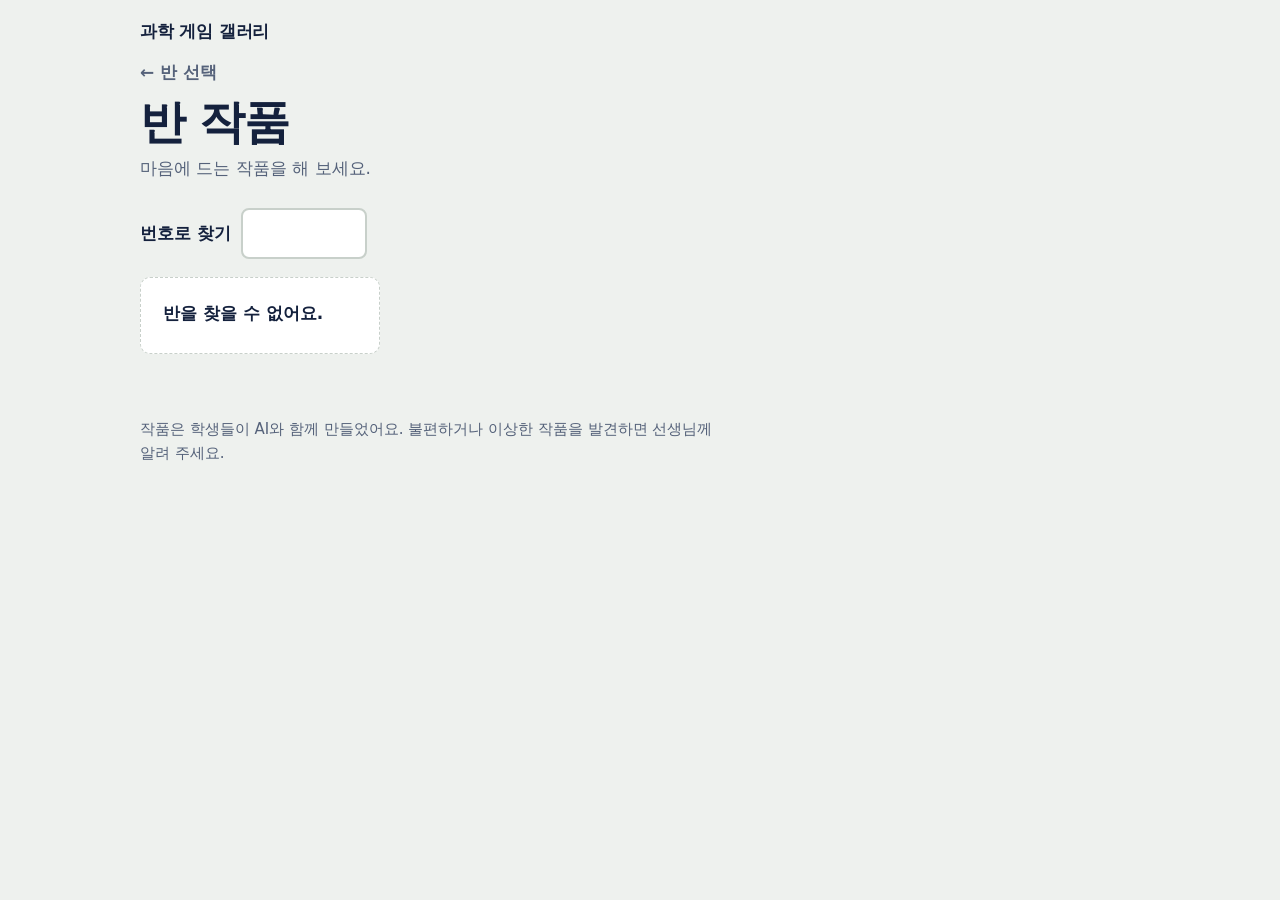
<file: site/gallery/class.html>
<!DOCTYPE html>
<html lang="ko">
<head>
<meta charset="UTF-8">
<meta name="viewport" content="width=device-width, initial-scale=1">
<meta name="robots" content="noindex">
<title>반별 작품 · 과학 게임 갤러리</title>
<link rel="stylesheet" href="gallery.css">
</head>
<body data-page="class">
<div class="wrap">
  <header class="top"><a class="brand" href="./">과학 게임 갤러리</a><br><a class="back" id="back" href="./">← 반 선택</a></header>
  <main>
    <h1 id="cname">반 작품</h1>
    <p class="lead"><span id="count"></span> <span id="hint">마음에 드는 작품을 해 보세요.</span></p>
    <div class="find" id="find">
      <label for="num">번호로 찾기</label>
      <input id="num" type="text" inputmode="numeric" autocomplete="off" maxlength="3">
    </div>
    <ul class="grid games" id="games"><li class="msg">불러오는 중이에요.</li></ul>
  </main>
  <footer><p>작품은 학생들이 AI와 함께 만들었어요. 불편하거나 이상한 작품을 발견하면 선생님께 알려 주세요.</p></footer>
</div>
<script src="gallery.js"></script>
</body>
</html>
</file>
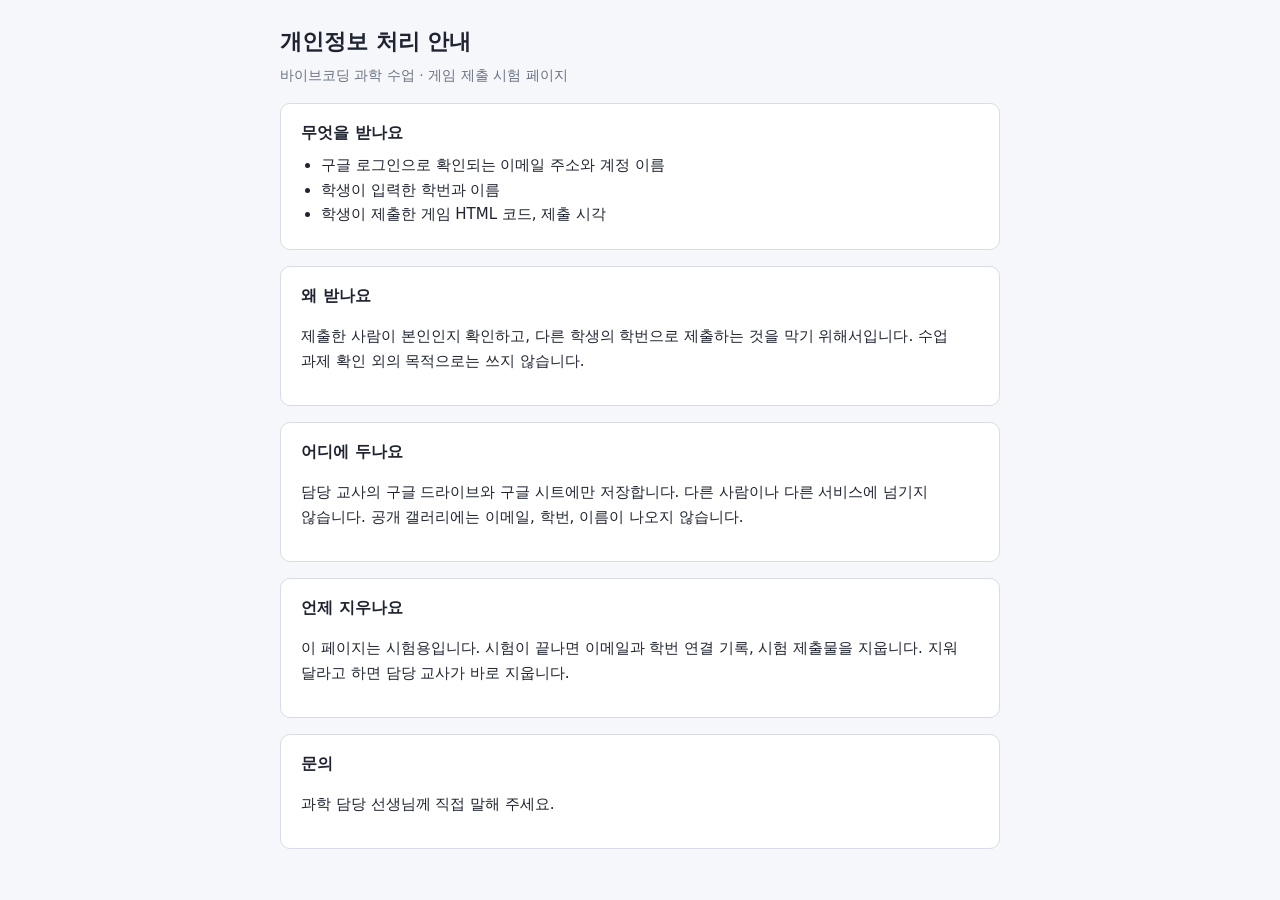
<file: site/lab/privacy.html>
<!DOCTYPE html>
<html lang="ko">
<head>
<meta charset="UTF-8">
<meta name="viewport" content="width=device-width, initial-scale=1">
<meta name="robots" content="noindex">
<title>개인정보 처리 안내 · 제출 시험</title>
<style>
:root{--bg:#f6f7fb;--card:#fff;--tx:#1f2430;--mut:#6b7280;--bd:#d9dce6}
@media (prefers-color-scheme:dark){:root{--bg:#14161c;--card:#1e222b;--tx:#e8eaf0;--mut:#9aa3b2;--bd:#343a48}}
body{margin:0;font-family:"Noto Sans KR","Malgun Gothic",system-ui,sans-serif;background:var(--bg);color:var(--tx);line-height:1.65;word-break:keep-all}
main{max-width:720px;margin:0 auto;padding:24px 16px 48px}
section{background:var(--card);border:1px solid var(--bd);border-radius:10px;padding:16px 20px;margin-top:16px}
h1{font-size:22px;margin:0}h2{font-size:16px;margin:0 0 6px}
p,li{font-size:15px}.sub{color:var(--mut);font-size:14px;margin:4px 0 0}
ul{padding-left:20px;margin:6px 0}
</style>
</head>
<body>
<main>
<h1>개인정보 처리 안내</h1>
<p class="sub">바이브코딩 과학 수업 · 게임 제출 시험 페이지</p>

<section>
<h2>무엇을 받나요</h2>
<ul>
<li>구글 로그인으로 확인되는 이메일 주소와 계정 이름</li>
<li>학생이 입력한 학번과 이름</li>
<li>학생이 제출한 게임 HTML 코드, 제출 시각</li>
</ul>
</section>

<section>
<h2>왜 받나요</h2>
<p>제출한 사람이 본인인지 확인하고, 다른 학생의 학번으로 제출하는 것을 막기 위해서입니다. 수업 과제 확인 외의 목적으로는 쓰지 않습니다.</p>
</section>

<section>
<h2>어디에 두나요</h2>
<p>담당 교사의 구글 드라이브와 구글 시트에만 저장합니다. 다른 사람이나 다른 서비스에 넘기지 않습니다. 공개 갤러리에는 이메일, 학번, 이름이 나오지 않습니다.</p>
</section>

<section>
<h2>언제 지우나요</h2>
<p>이 페이지는 시험용입니다. 시험이 끝나면 이메일과 학번 연결 기록, 시험 제출물을 지웁니다. 지워 달라고 하면 담당 교사가 바로 지웁니다.</p>
</section>

<section>
<h2>문의</h2>
<p>과학 담당 선생님께 직접 말해 주세요.</p>
</section>
</main>
</body>
</html>
</file>
<file: site/gallery/gallery.css>
/* 반별 게임 갤러리 — 만능 지시약(pH 색 띠)에서 가져온 색, 번호가 가장 큰 정보 */
:root{
  --paper:#eef1ee;--card:#ffffff;--ink:#14213d;--mut:#55627a;--line:#c8d0ca;--focus:#14213d;
  --sat:72%;--bar-l:50%;--num-l:36%;
}
@media (prefers-color-scheme:dark){
  :root{--paper:#0f1a2b;--card:#17243a;--ink:#e9eef7;--mut:#a3b0c6;--line:#2b3b57;--focus:#ffffff;--bar-l:58%;--num-l:70%}
}
*{box-sizing:border-box}
html{-webkit-text-size-adjust:100%}
body{margin:0;background:var(--paper);color:var(--ink);font-family:"Pretendard","Noto Sans KR","Apple SD Gothic Neo","Malgun Gothic",system-ui,sans-serif;font-size:17px;line-height:1.6;word-break:keep-all;overflow-wrap:break-word}
a{color:inherit}
:focus-visible{outline:3px solid var(--focus);outline-offset:3px;border-radius:6px}

.wrap{max-width:1040px;margin:0 auto;padding:0 20px}
.top{padding:18px 0 0}
.brand{font-weight:800;font-size:17px;text-decoration:none;letter-spacing:-.01em}
.back{display:inline-block;margin-top:14px;font-weight:600;color:var(--mut);text-decoration:none}
.back:hover{color:var(--ink);text-decoration:underline}

h1{margin:10px 0 6px;font-size:clamp(30px,5.2vw,46px);line-height:1.15;font-weight:800;letter-spacing:-.03em}
.lead{margin:0 0 26px;max-width:36em;color:var(--mut)}

/* 타일: 번호가 곧 투표 번호 */
.grid{display:grid;gap:14px;list-style:none;margin:0 0 40px;padding:0}
.grid.classes{grid-template-columns:repeat(2,1fr)}
.grid.games{grid-template-columns:repeat(2,minmax(0,1fr));gap:18px 14px}
@media (min-width:560px){.grid.games{grid-template-columns:repeat(3,minmax(0,1fr))}}
@media (min-width:860px){.grid.games{grid-template-columns:repeat(4,minmax(0,1fr))}}
@media (min-width:640px){.grid.classes{grid-template-columns:repeat(4,1fr)}}

.grid>li{display:flex}
.grid.games>li{flex-direction:column}
.grid>li[hidden]{display:none}
.grid>li>.tile{flex:1}
.tile{position:relative;display:flex;flex-direction:column;justify-content:space-between;gap:10px;min-height:156px;padding:20px 16px 14px;background:var(--card);border:1px solid var(--line);border-radius:10px;text-decoration:none;overflow:hidden}
.tile::before{content:"";position:absolute;left:0;right:0;top:0;height:8px;background:hsl(var(--h,0) var(--sat) var(--bar-l))}
a.tile:hover{border-color:hsl(var(--h,0) var(--sat) var(--bar-l));box-shadow:0 0 0 2px hsl(var(--h,0) var(--sat) var(--bar-l))}
.no{font-size:clamp(44px,8vw,60px);font-weight:800;line-height:1;letter-spacing:-.04em;font-variant-numeric:tabular-nums;color:hsl(var(--h,0) 62% var(--num-l))}
.no small{font-size:.38em;font-weight:700;letter-spacing:0;margin-left:2px;color:var(--mut)}
.ttl{font-size:17px;font-weight:700;line-height:1.3;display:-webkit-box;-webkit-line-clamp:3;-webkit-box-orient:vertical;overflow:hidden}
.meta{font-size:14px;color:var(--mut)}
.tile.empty{background:transparent;border-style:dashed}
.tile.empty .no{color:var(--mut);opacity:.7}
.tile.empty::before{opacity:.35}

.find{display:flex;align-items:center;gap:10px;margin:0 0 18px;flex-wrap:wrap}
.find label{font-weight:600}
.find input{width:7em;padding:9px 12px;font:inherit;font-size:18px;color:var(--ink);background:var(--card);border:2px solid var(--line);border-radius:8px}
.find input:focus-visible{outline:none;border-color:var(--focus)}
.count{color:var(--mut)}
.msg{padding:22px;background:var(--card);border:1px dashed var(--line);border-radius:10px;max-width:34em}
.msg b{display:block;margin-bottom:4px}

footer{padding:8px 0 40px;color:var(--mut);font-size:15px;max-width:40em}

/* 작품 카드: 게임 첫 화면 + 작은 이름·설명 (오락실 게임 목록처럼) */
.card{display:flex;flex-direction:column;gap:7px;flex:1;min-width:0;text-decoration:none;color:inherit;border-radius:8px}
.shot{position:relative;display:block;aspect-ratio:4/3;max-width:100%;overflow:hidden;border-radius:6px;background:#111;border:1px solid var(--line)}
.shot img{display:block;width:100%;height:100%;object-fit:cover;object-position:top center}
.shot.noimg{display:flex;align-items:center;justify-content:center;padding:14px;background:hsl(var(--h,0) 55% 30%)}
.ph{color:#fff;font-weight:800;font-size:clamp(17px,2.4vw,22px);line-height:1.25;text-align:center;letter-spacing:-.02em;display:-webkit-box;-webkit-line-clamp:3;-webkit-box-orient:vertical;overflow:hidden}
.badge{position:absolute;left:6px;top:6px;min-width:30px;padding:2px 8px;border-radius:6px;background:rgba(0,0,0,.72);color:#fff;font-size:15px;font-weight:800;text-align:center;font-variant-numeric:tabular-nums;line-height:1.5}
.cap{display:flex;flex-direction:column;gap:1px;min-width:0;padding:0 2px}
.card .ttl{font-size:14px;font-weight:700;line-height:1.35;-webkit-line-clamp:1}
.desc{font-size:12.5px;line-height:1.4;color:var(--mut);display:-webkit-box;-webkit-line-clamp:2;-webkit-box-orient:vertical;overflow:hidden}
a.card:hover .shot{border-color:hsl(var(--h,0) var(--sat) var(--bar-l));box-shadow:0 0 0 2px hsl(var(--h,0) var(--sat) var(--bar-l))}
a.card:hover .ttl{text-decoration:underline}

/* 플레이 화면 */
body.play{height:100vh;height:100dvh;display:flex;flex-direction:column}
.bar{display:flex;align-items:center;gap:10px;flex-wrap:wrap;padding:10px 16px;background:var(--card);border-bottom:1px solid var(--line)}
.bar .back{margin:0}
.bar .name{flex:1 1 220px;min-width:0;display:flex;align-items:baseline;gap:10px}
.bar .name .no{font-size:30px}
.bar .name .ttl{display:block;font-size:19px;-webkit-line-clamp:1}
.btn{font:inherit;font-size:15px;font-weight:600;padding:8px 14px;color:var(--ink);background:var(--card);border:2px solid var(--line);border-radius:8px;cursor:pointer;text-decoration:none;display:inline-block}
.btn:hover{border-color:var(--ink)}
.btn[aria-disabled=true]{opacity:.4;pointer-events:none}
.stage{flex:1;min-height:0;background:#fff}
.stage iframe{display:block;width:100%;height:100%;border:0;background:#fff}
.note{padding:6px 16px;font-size:14px;color:var(--mut);background:var(--card);border-top:1px solid var(--line)}

@media (prefers-reduced-motion:no-preference){
  .tile,.shot{transition:box-shadow .12s,border-color .12s}
}

/* 앱 안에 끼워 넣었을 때: 머리글·바닥글을 숨긴다 */
.embed .top,.embed footer{display:none}
.embed .wrap{padding-top:8px;padding-bottom:8px}
.embed body,.embed{background:transparent}

/* 좋아요 (학생 앱 안에서만 보임) */
[hidden]{display:none!important}
.like{margin-top:6px;width:100%;font:inherit;font-size:14px;font-weight:700;padding:7px 10px;color:var(--ink);background:var(--card);border:2px solid var(--line);border-radius:8px;cursor:pointer}
.like:hover{border-color:#d6336c}
.like.on{background:#d6336c;border-color:#d6336c;color:#fff}
.like[disabled]{opacity:.55;cursor:default}
.like:focus-visible{outline:3px solid var(--focus);outline-offset:2px}
.play .like{width:auto;margin:0}
</file>
